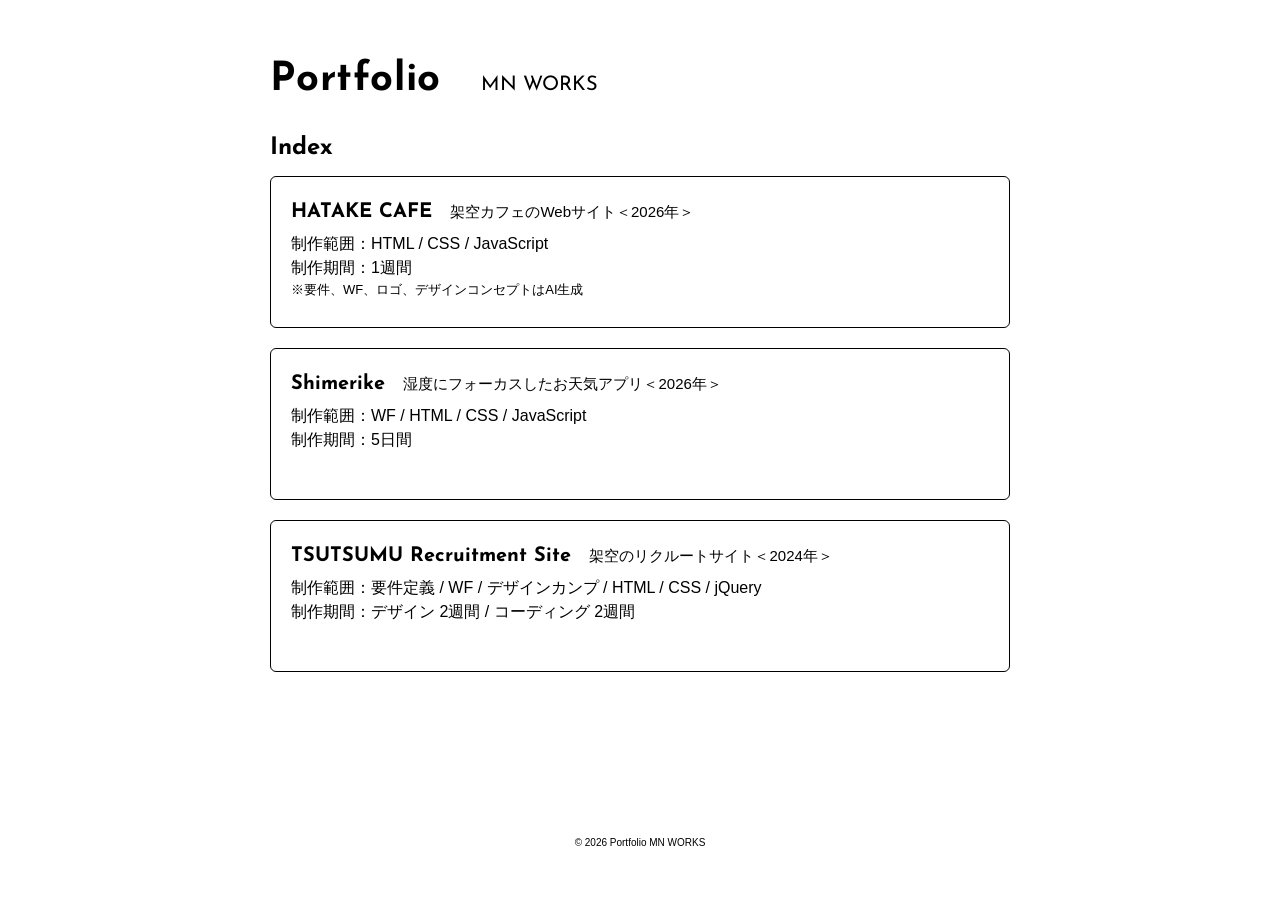
<file: index.html>
<!DOCTYPE html>
<html lang="ja">
<head>
    <meta charset="UTF-8">
    <meta name="viewport" content="width=device-width, initial-scale=1.0">
    <title>mn works</title>

    <link rel="icon" href="img/favicon.png" type="image/png">
    <link rel="stylesheet" href="css/style.css">
    <link rel="preconnect" href="https://fonts.googleapis.com">
    <link rel="preconnect" href="https://fonts.gstatic.com" crossorigin>
    <link href="https://fonts.googleapis.com/css2?family=Josefin+Sans:ital,wght@0,100..700;1,100..700&display=swap" rel="stylesheet">
</head>
<body>

    <header>
        <h1>Portfolio</h1>
        <p class="name">MN WORKS</p>
    </header>

    <main>
        <section class="sitemap">
            <h2>Index</h2>
            <ul>
                <li>
                    <a href="works/hatake-cafe/" target="_blank" rel="noopener noreferrer">
                        <h3>HATAKE CAFE</h3>
                        <p class="memo">架空カフェのWebサイト＜2026年＞</p>
                        <div class="wrap">
                            <p class="memo2">制作範囲：HTML / CSS / JavaScript<br class="sp">制作期間：1週間</p>
                            <p class="memo3">※要件、WF、ロゴ、デザインコンセプトはAI生成</p>
                        </div>
                    </a>
                </li>
                <li>
                    <a href="works/Shimerike/" target="_blank" rel="noopener noreferrer">
                        <h3>Shimerike</h3>
                        <p class="memo">湿度にフォーカスしたお天気アプリ＜2026年＞</p>
                        <div class="wrap">
                            <p class="memo2">制作範囲：WF / HTML / CSS / JavaScript<br class="sp">制作期間：5日間</p>
                        </div>
                    </a>
                </li>
                <li>
                    <a href="works/tsutsumu/" target="_blank" rel="noopener noreferrer">
                        <h3>TSUTSUMU Recruitment Site</h3>
                        <p class="memo">架空のリクルートサイト＜2024年＞</p>
                        <div class="wrap">
                            <p class="memo2">制作範囲：要件定義 / WF / デザインカンプ / HTML / CSS / jQuery</p>
                            <p class="memo2">制作期間：デザイン 2週間 / コーディング 2週間</p>
                        </div>
                    </a>
                </li>
            </ul>
        </section>
    </main>

    <footer>
        <p>&copy; 2026 Portfolio MN WORKS</p>
    </footer>

</body>
</html>
</file>
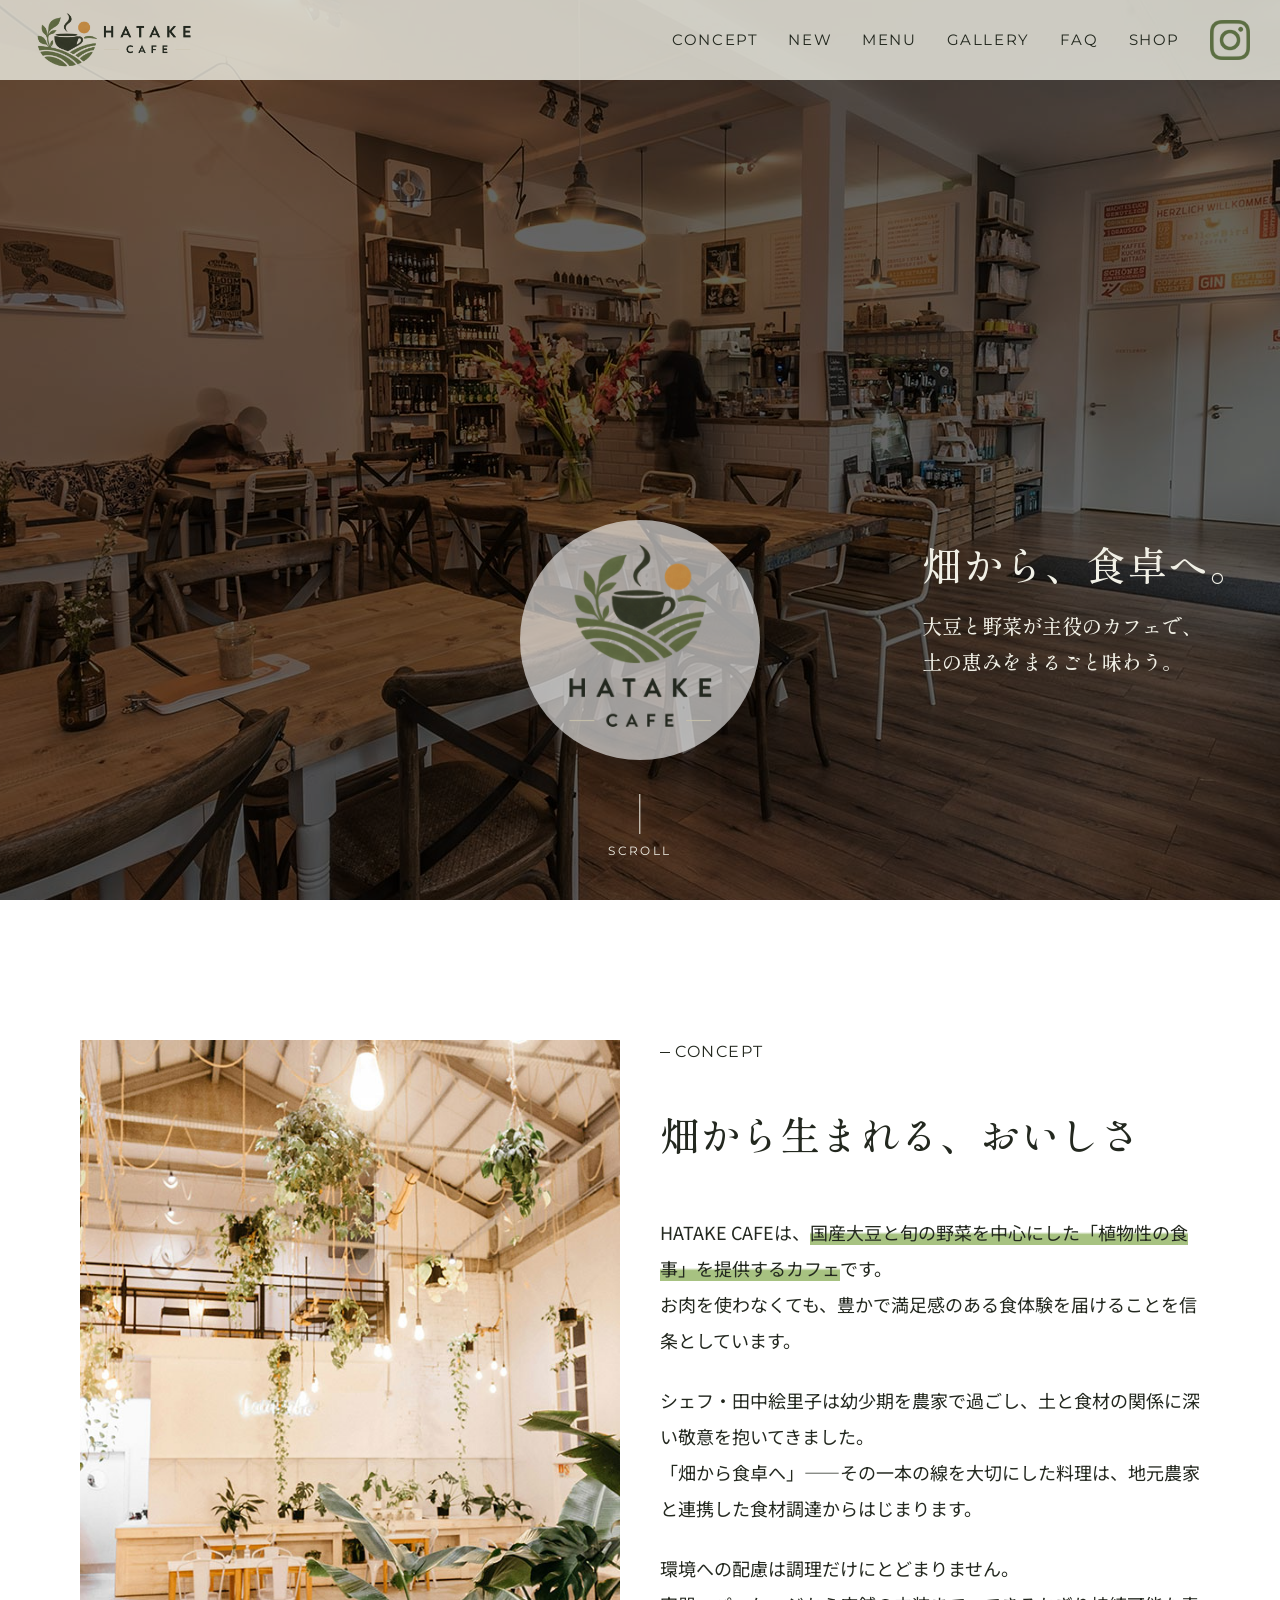
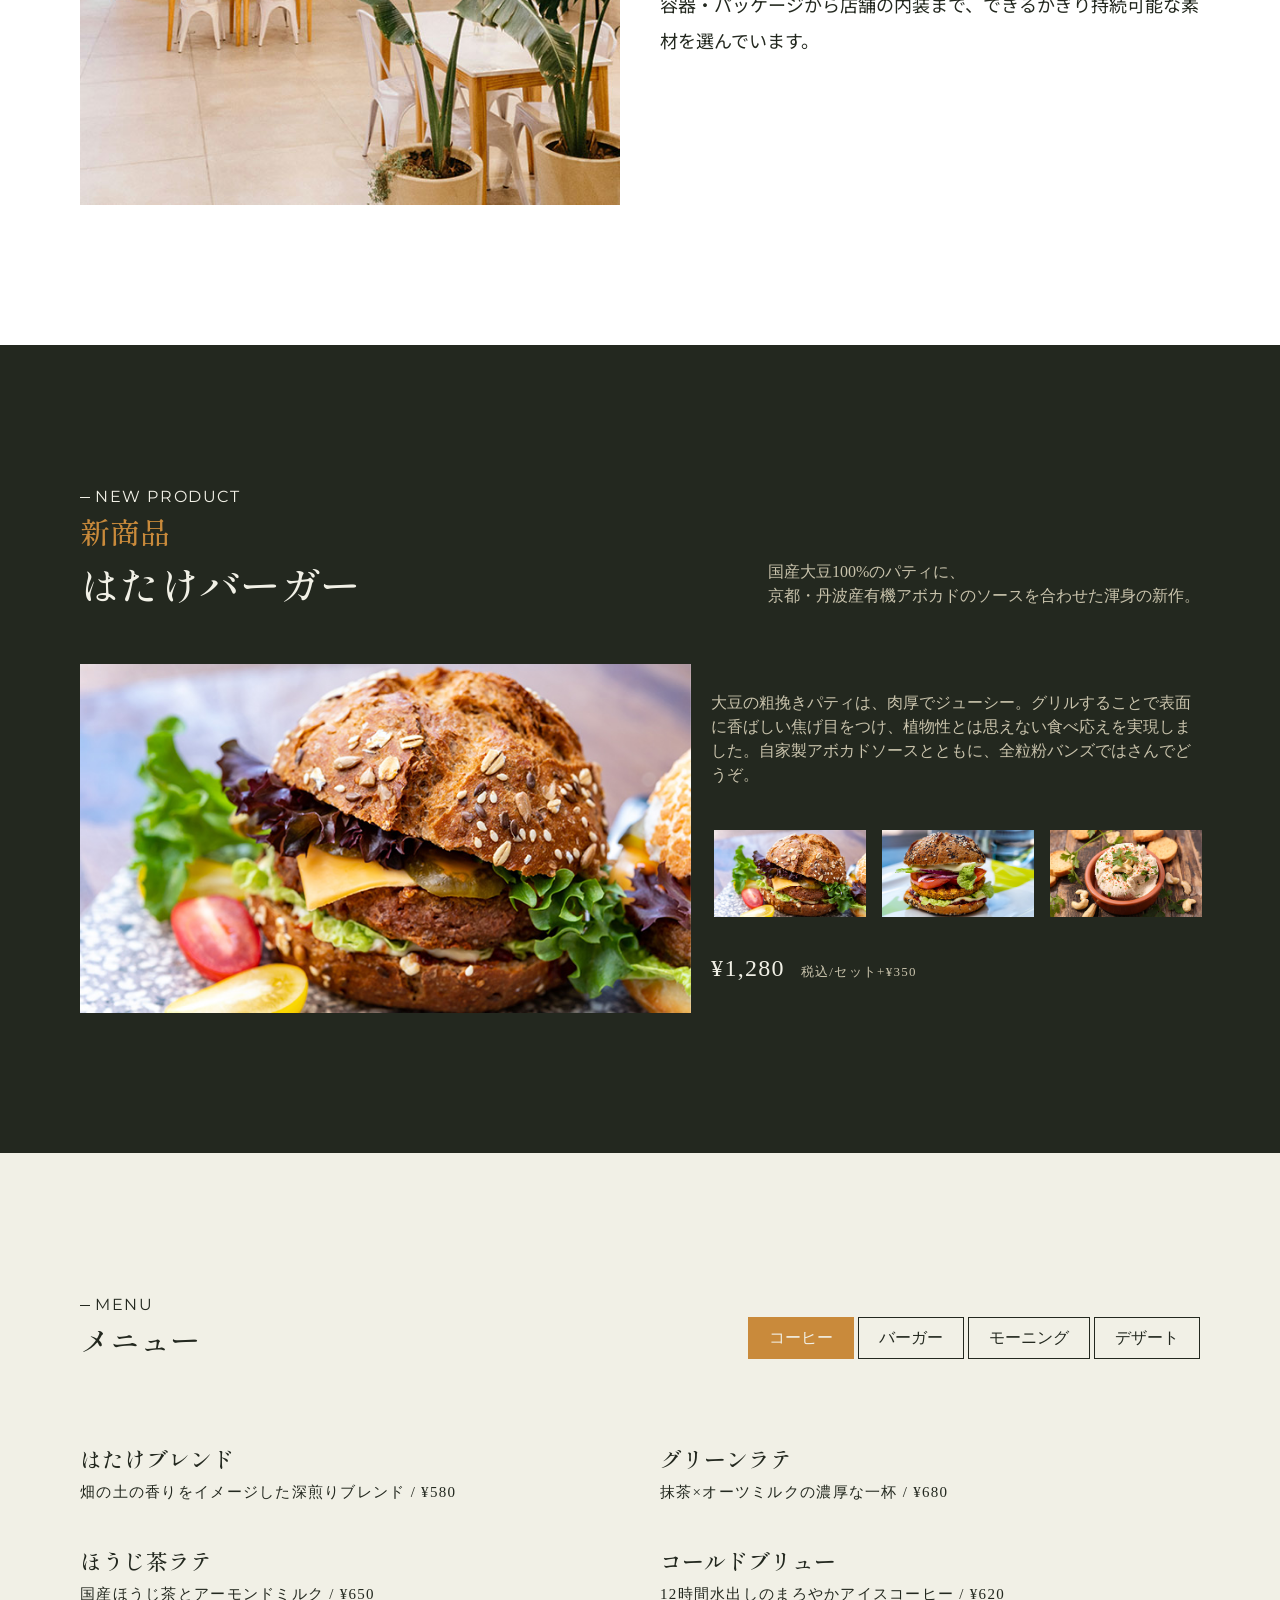
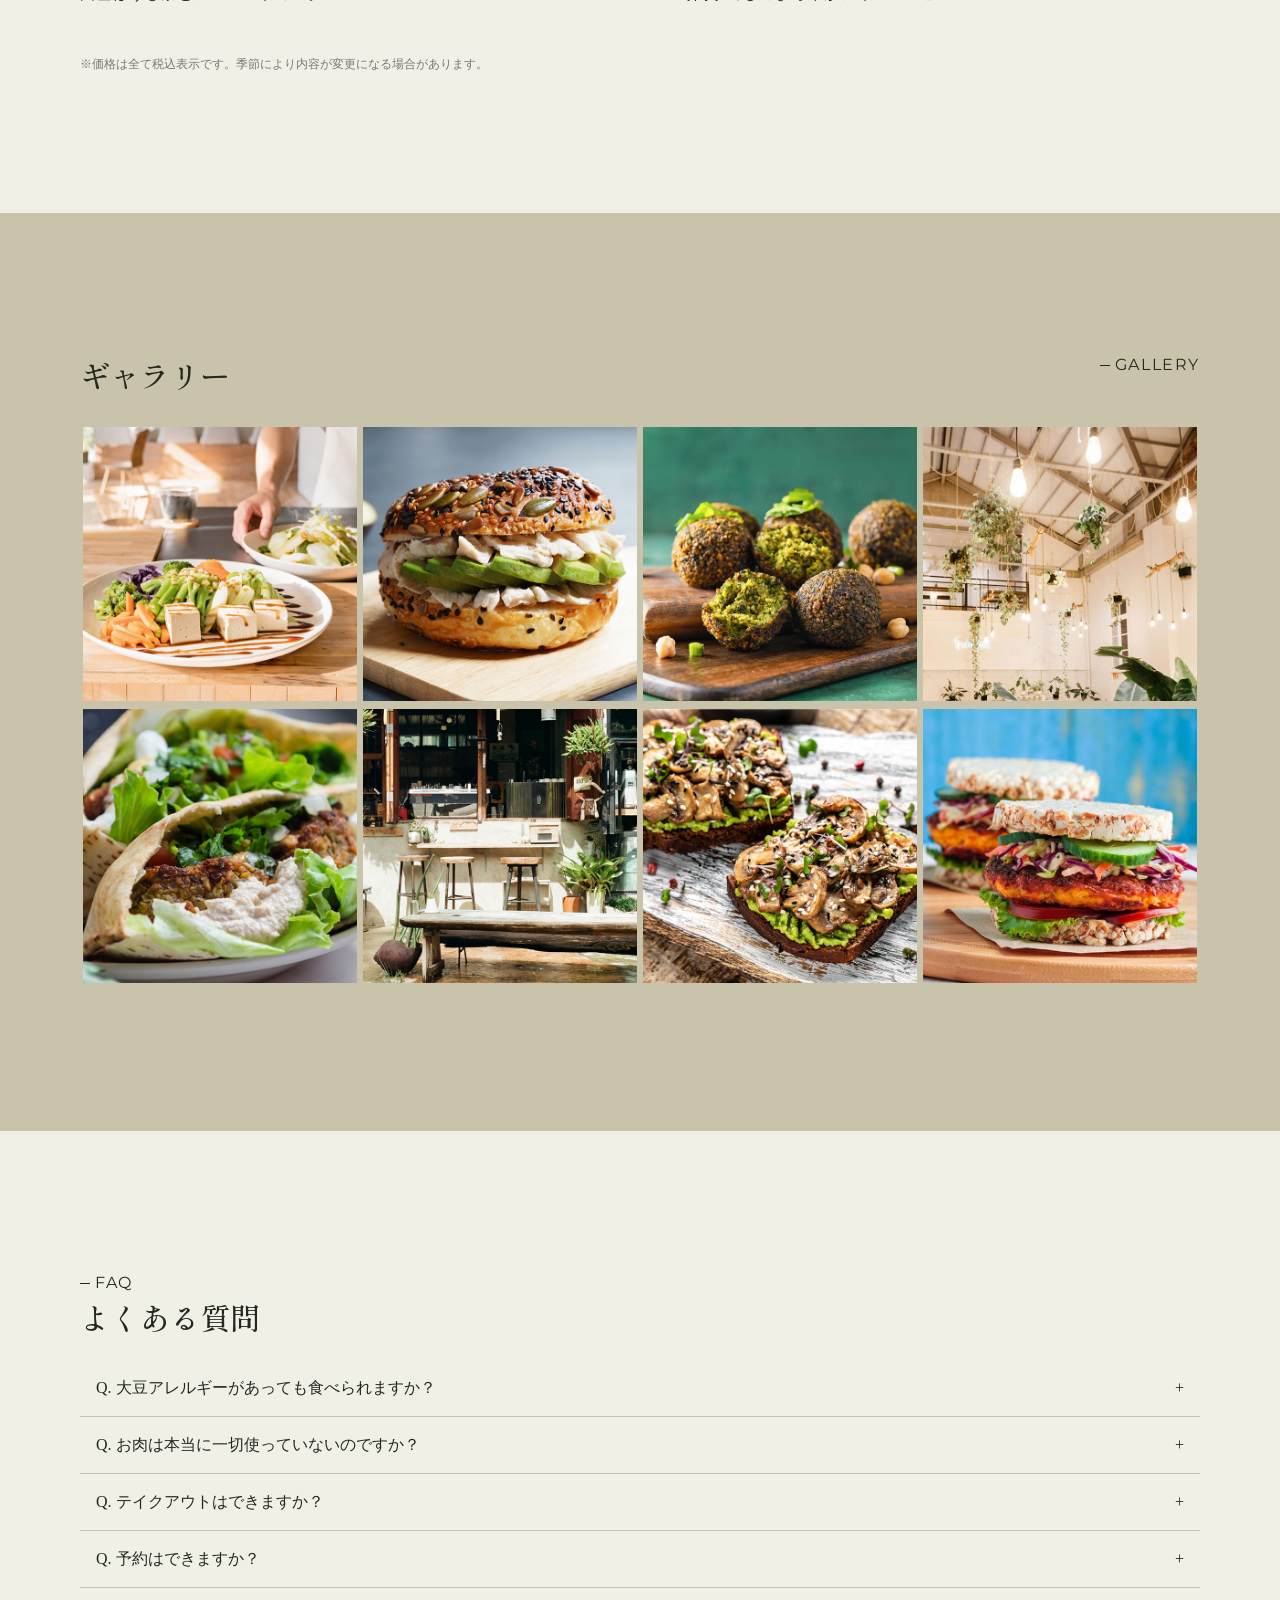
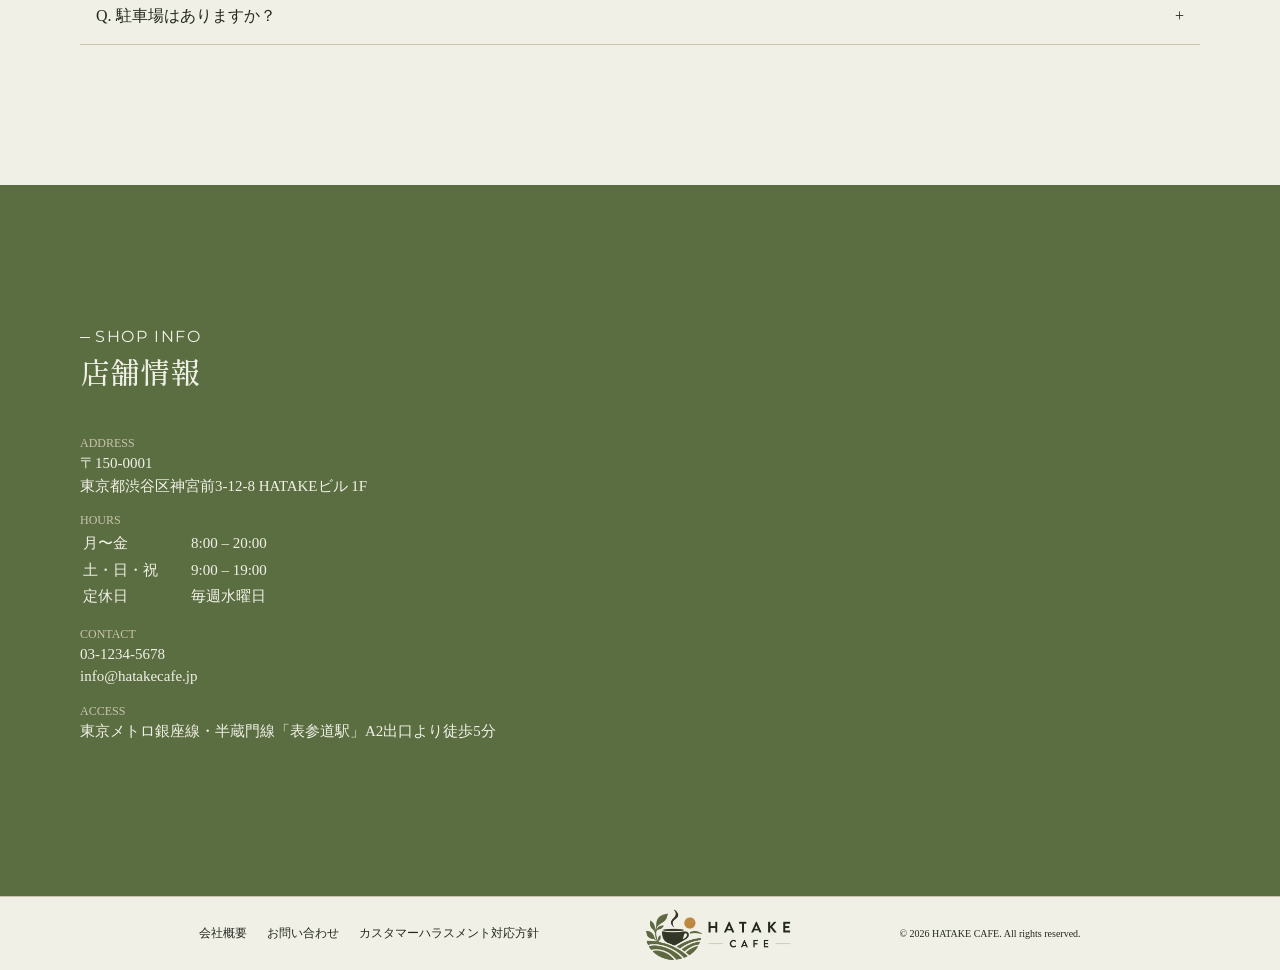
<file: hatake-cafe/index.html>
<!DOCTYPE html>
<html lang="ja">
<head>
    <meta charset="UTF-8">
    <meta name="viewport" content="width=device-width, initial-scale=1.0">
    <title>HATAKE CAFE</title>
    <link rel="icon" href="img/favicon.png" type="image/png">
    <link rel="stylesheet" href="css/style.css">
    <link rel="preconnect" href="https://fonts.googleapis.com">
    <link rel="preconnect" href="https://fonts.gstatic.com" crossorigin>
    <link href="https://fonts.googleapis.com/css2?family=Montserrat:ital,wght@0,100..900;1,100..900&family=Noto+Sans+JP:wght@100..900&family=Shippori+Mincho+B1&display=swap" rel="stylesheet">
</head>
<body>

    <main>
        <div class="hero">
            <div class="hero-inner">
                <header id="header">

                    <div class="header-logo">
                        <a href="#home"><img src="img/logo_yoko.png" alt="HATAKE CAFE"></a>
                    </div>
                    <nav class="header-nav" id="nav">
                        <ul>
                            <li><a href="#concept">CONCEPT</a></li>
                            <li><a href="#new">NEW</a></li>
                            <li><a href="#menu">MENU</a></li>
                            <li><a href="#gallery">GALLERY</a></li>
                            <li><a href="#faq">FAQ</a></li>
                            <li><a href="#shop">SHOP</a></li>
                            <li class="instagram"><a href="#" aria-label="Instagram"><img src="img/Instagram.png" alt=""></a></li>
                        </ul>
                    </nav>
                    <div class="hamburger" id="hamburger" onclick="toggleMenu()">
                        <span></span>
                        <span></span>
                        <span></span>
                    </div>
                </header>
                <section id="home">
                    <div class="section-inner">
                        <h1><img src="img/logo.png" alt="HATAKE CAFE"></h1>
                        <div class="text-box">
                            <p class="hero-copy">畑から、<br class="br-sp">食卓へ。</p>
                            <p class="hero-subtext">大豆と野菜が主役のカフェで、<br>土の恵みをまるごと味わう。</p>
                        </div>
                    </div>
                    <div class="scroll-down" onclick="scrollToConcept()">
                        <span></span>
                        <p>SCROLL</p>
                    </div>
                </section>
            </div>
        </div>

        <section id="concept">
            <div class="section-inner fade-in">
                <div class="img-wrap">
                    <img src="img/c-img.jpg" alt="HATAKE CAFE店内">
                </div>
                <div class="text-wrap">
                    <p class="en-title">CONCEPT</p>
                    <h2>畑から生まれる、<br class="br-sp">おいしさ</h2>
                    <div class="concept-text">
                        <p>HATAKE CAFEは、<span class="line">国産大豆と旬の野菜を中心にした「植物性の食事」を提供するカフェ</span>です。<br>お肉を使わなくても、豊かで満足感のある食体験を届けることを信条としています。</p>
                        <p>シェフ・田中絵里子は幼少期を農家で過ごし、土と食材の関係に深い敬意を抱いてきました。<br>「畑から食卓へ」——その一本の線を大切にした料理は、地元農家と連携した食材調達からはじまります。</p>
                        <p>環境への配慮は調理だけにとどまりません。<br>容器・パッケージから店舗の内装まで、できるかぎり持続可能な素材を選んでいます。</p>
                    </div>
                </div>
            </div>

        </section>

        <section id="new">
            <div class="section-inner fade-in">
                <p class="en-title">NEW PRODUCT</p>
                <h2 class="j-title">新商品</h2>
                <div class="hatake-title">
                    <p class="hatake">はたけバーガー</p>
                    <p class="feature">国産大豆100%のパティに、<br class="br-pc">京都・丹波産有機アボカドのソースを合わせた渾身の新作。</p>
                </div>
                <div class="img-area">
                    <div id="item1"><img id="mainImg" src="img/burger1.jpg" alt="はたけバーガー"></div>
                    <div id="subBox" class="img-area-right">
                        <p id="item2" class="main-img-text">
                            大豆の粗挽きパティは、肉厚でジューシー。グリルすることで表面に香ばしい焦げ目をつけ、植物性とは思えない食べ応えを実現しました。自家製アボカドソースとともに、全粒粉バンズではさんでどうぞ。
                        </p>
                        <div id="item3" class="new-thumb">
                            <img src="img/thumb1.jpg" alt="はたけバーガー1" onclick="imgChange('burger1.jpg')">
                            <img src="img/thumb2.jpg" alt="はたけバーガー2" onclick="imgChange('burger2.jpg')">
                            <img src="img/thumb3.jpg" alt="はたけバーガー3" onclick="imgChange('burger3.jpg')">
                        </div>
                        <p id="item4" class="new-price"><span class="big-price">¥1,280</span>税込/セット+¥350</p>
                    </div>
                </div>
            </div>
        </section>

        <section id="menu">
            <div class="section-inner fade-in">
                <p class="en-title">MENU</p>
                <div class="menu-title">
                    <h2 class="j-title">メニュー</h2>
                    <div class="menu-tabs" onclick="switchTab(event)">
                        <button class="tab-btn active" data-target="coffee">コーヒー</button>
                        <button class="tab-btn" data-target="burger">バーガー</button>
                        <button class="tab-btn" data-target="morning">モーニング</button>
                        <button class="tab-btn" data-target="dessert">デザート</button>
                    </div>
                </div>
                <div class="coffee menu-content active">
                    <!-- <h3>コーヒー</h3> -->
                    <dl class="menu-grid">
                        <div>
                            <dt>はたけブレンド</dt>
                            <dd>畑の土の香りをイメージした深煎りブレンド / ¥580</dd>
                        </div>
                        <div>
                            <dt>グリーンラテ</dt>
                            <dd>抹茶×オーツミルクの濃厚な一杯 / ¥680</dd>
                        </div>
                        <div>
                            <dt>ほうじ茶ラテ</dt>
                            <dd>国産ほうじ茶とアーモンドミルク / ¥650</dd>
                        </div>
                        <div>
                            <dt>コールドブリュー</dt>
                            <dd>12時間水出しのまろやかアイスコーヒー / ¥620</dd>
                        </div>
                    </dl>
                </div>

                <div class="burger menu-content">
                    <!-- <h3>バーガー</h3> -->
                    <dl class="menu-grid">
                        <div>
                            <dt>はたけバーガー</dt>
                            <dd>大豆ミートパティ・アボカドソース・有機レタス / ¥1,280</dd>
                        </div>
                        <div>
                            <dt>マッシュルームバーガー</dt>
                            <dd>ポルチーニ風味のパティ・トリュフマヨ / ¥1,380</dd>
                        </div>
                        <div>
                            <dt>テリヤキ豆腐バーガー</dt>
                            <dd>厚切り豆腐のジューシーテリヤキ / ¥1,180</dd>
                        </div>
                        <div>
                            <dt>スパイシービーンズ</dt>
                            <dd>レッドキドニー×チポトレの辛口バーガー / ¥1,250</dd>
                        </div>
                    </dl>
                </div>

                <div class="morning menu-content">
                    <!-- <h3>モーニング</h3> -->
                    <dl class="menu-grid">
                            <div>
                            <dt>はたけモーニングセット</dt>
                            <dd>全粒粉トースト・季節のスープ・サラダ付 / ¥880</dd>
                        </div>
                        <div>
                            <dt>グラノーラボウル</dt>
                            <dd>グラノーラ・豆乳ヨーグルト・旬のフルーツ / ¥780</dd>
                        </div>
                        <div>
                            <dt>アボカドトースト</dt>
                            <dd>サワードウ×有機アボカド×チアシード / ¥850</dd>
                        </div>
                        <div>
                            <dt>豆乳スクランブル</dt>
                            <dd>ひよこ豆のスクランブルエッグ風 / ¥820</dd>
                        </div>
                    </dl>
                </div>

                <div class="dessert menu-content">
                    <!-- <h3>デザート</h3> -->
                    <dl class="menu-grid">
                        <div>
                            <dt>豆腐ティラミス</dt>
                            <dd>絹豆腐×エスプレッソの軽やかなティラミス / ¥680</dd>
                        </div>
                        <div>
                            <dt>黒豆アイス</dt>
                            <dd>国産黒豆の濃厚植物性アイスクリーム / ¥580</dd>
                        </div>
                        <div>
                            <dt>ずんだロールケーキ</dt>
                            <dd>枝豆クリームのやさしい甘さ / ¥620</dd>
                        </div>
                        <div>
                            <dt>抹茶プリン</dt>
                            <dd>京都宇治抹茶の濃厚なめらかプリン / ¥620</dd>
                        </div>
                    </dl>
                </div>
                <p class="notes">※価格は全て税込表示です。季節により内容が変更になる場合があります。</p>
            </div>
        </section>

        <section id="gallery">
            <div class="section-inner fade-in">
                <div class="title-wrap">
                    <h2 class="j-title">ギャラリー</h2>
                    <p class="en-title">GALLERY</p>
                </div>
                <div class="shop-image">
                    <img src="img/p01.jpg" alt="">
                    <img src="img/p02.jpg" alt="">
                    <img src="img/p03.jpg" alt="">
                    <img src="img/p04.jpg" alt="">
                    <img src="img/p05.jpg" alt="">
                    <img src="img/p06.jpg" alt="">
                    <img src="img/p07.jpg" alt="">
                    <img src="img/p08.jpg" alt="">
                </div>
            </div>
        </section>

        <section id="faq">
            <div class="section-inner fade-in">
                <p class="en-title">FAQ</p>
                <h2 class="j-title">よくある質問</h2>

                <dl class="faq">
                    <div class="faq-item">
                        <dt class="faq-question" onclick = "toggleFaq(this)">
                            Q. 大豆アレルギーがあっても食べられますか？
                        </dt>
                        <dd class="faq-answer">
                            A. 申し訳ございませんが、当カフェのメニューの多くに大豆・大豆加工品が使用されております。アレルギーをお持ちの方は、ご注文前にスタッフまでお申し付けください。
                        </dd>
                    </div>
                    <div class="faq-item">
                        <dt class="faq-question" onclick="toggleFaq(this)">
                            Q. お肉は本当に一切使っていないのですか？
                        </dt>
                        <dd class="faq-answer">
                            A. はい、すべてのメニューでお肉・魚は使用しておりません。詳しいアレルゲン情報は店舗にてご確認いただけます。
                        </dd>
                    </div>
                    <div class="faq-item">
                        <dt class="faq-question" onclick="toggleFaq(this)">
                            Q. テイクアウトはできますか？
                        </dt>
                        <dd class="faq-answer">
                            A. 一部メニューを除き、テイクアウト可能です。
                        </dd>
                    </div>
                    <div class="faq-item">
                        <dt class="faq-question" onclick="toggleFaq(this)">
                            Q. 予約はできますか？
                        </dt>
                        <dd class="faq-answer">
                            A. 4名様以上のご利用から、お電話にて承っております。
                        </dd>
                    </div>
                    <div class="faq-item">
                        <dt class="faq-question" onclick="toggleFaq(this)">
                            Q. 駐車場はありますか？
                        </dt>
                        <dd class="faq-answer">
                            A. 店舗専用の駐車場はございません。近隣のコインパーキングをご利用ください。自転車スタンドは店舗前に4台分ご用意しております。
                        </dd>
                    </div>
                </dl>

            </div>
        </section>

        <section id="shop">
            <div class="section-inner fade-in">
                <div class="shop-text">
                    <p class="en-title">SHOP INFO</p>
                    <h2 class="j-title">店舗情報</h2>

                    <div class="address-block shop-item">
                        <p class="shop-en">ADDRESS</p>
                        <p class="address shop-item-main">〒150-0001<br>東京都渋谷区神宮前3-12-8 HATAKEビル 1F</p>
                    </div>

                    <table class="hours shop-item">
                        <caption class="shop-en">HOURS</caption>
                        <tr>
                            <td>月〜金</td>
                            <td>8:00 – 20:00</td>
                        </tr>
                        <tr>
                            <td>土・日・祝</td>
                            <td>9:00 – 19:00</td>
                        </tr>
                        <tr>
                            <td>定休日</td>
                            <td>毎週水曜日</td>
                        </tr>
                    </table>

                    <address class="contact shop-item">
                        <p class="shop-en">CONTACT</p>
                        <div class="shop-item-main">
                            <p class="tel">03-1234-5678</p>
                            <p class="mail">info@hatakecafe.jp</p>
                        </div>
                    </address>

                    <div class="access shop-item">
                        <p class="shop-en">ACCESS</p>
                        <div class="shop-item-main">東京メトロ銀座線・半蔵門線「表参道駅」A2出口より徒歩5分</div>
                    </div>
                </div>


                <div class="shop-map">
                    <iframe src="https://www.google.com/maps/embed?pb=!1m18!1m12!1m3!1d6482.694937156773!2d139.70387551761655!3d35.668445389907866!2m3!1f0!2f0!3f0!3m2!1i1024!2i768!4f13.1!3m3!1m2!1s0x60188ca39c66f2db%3A0x7a39a6f710a18802!2z44CSMTUwLTAwMDE!5e0!3m2!1sja!2sjp!4v1789555304013!5m2!1sja!2sjp" width="600" height="450" style="border:0;" allowfullscreen="" loading="lazy" referrerpolicy="strict-origin-when-cross-origin"></iframe>
                </div>
            </div>
        </section>
    </main>

    <footer id="footer">
        <ul class="footer-list">
            <li><a href="#">会社概要</a></li>
            <li><a href="#">お問い合わせ</a></li>
            <li><a href="#">カスタマーハラスメント対応方針</a></li>
        </ul>
        <div class="footer-logo">
            <a href="#home">
                <img src="img/logo_yoko.png" alt="HATAKE CAFE">
            </a>
        </div>
        <p class="copyright">
            &copy; 2026 HATAKE CAFE. All rights reserved.
        </p>
    </footer>


    <script src="js/script.js"></script>

</body>
</html>
</file>
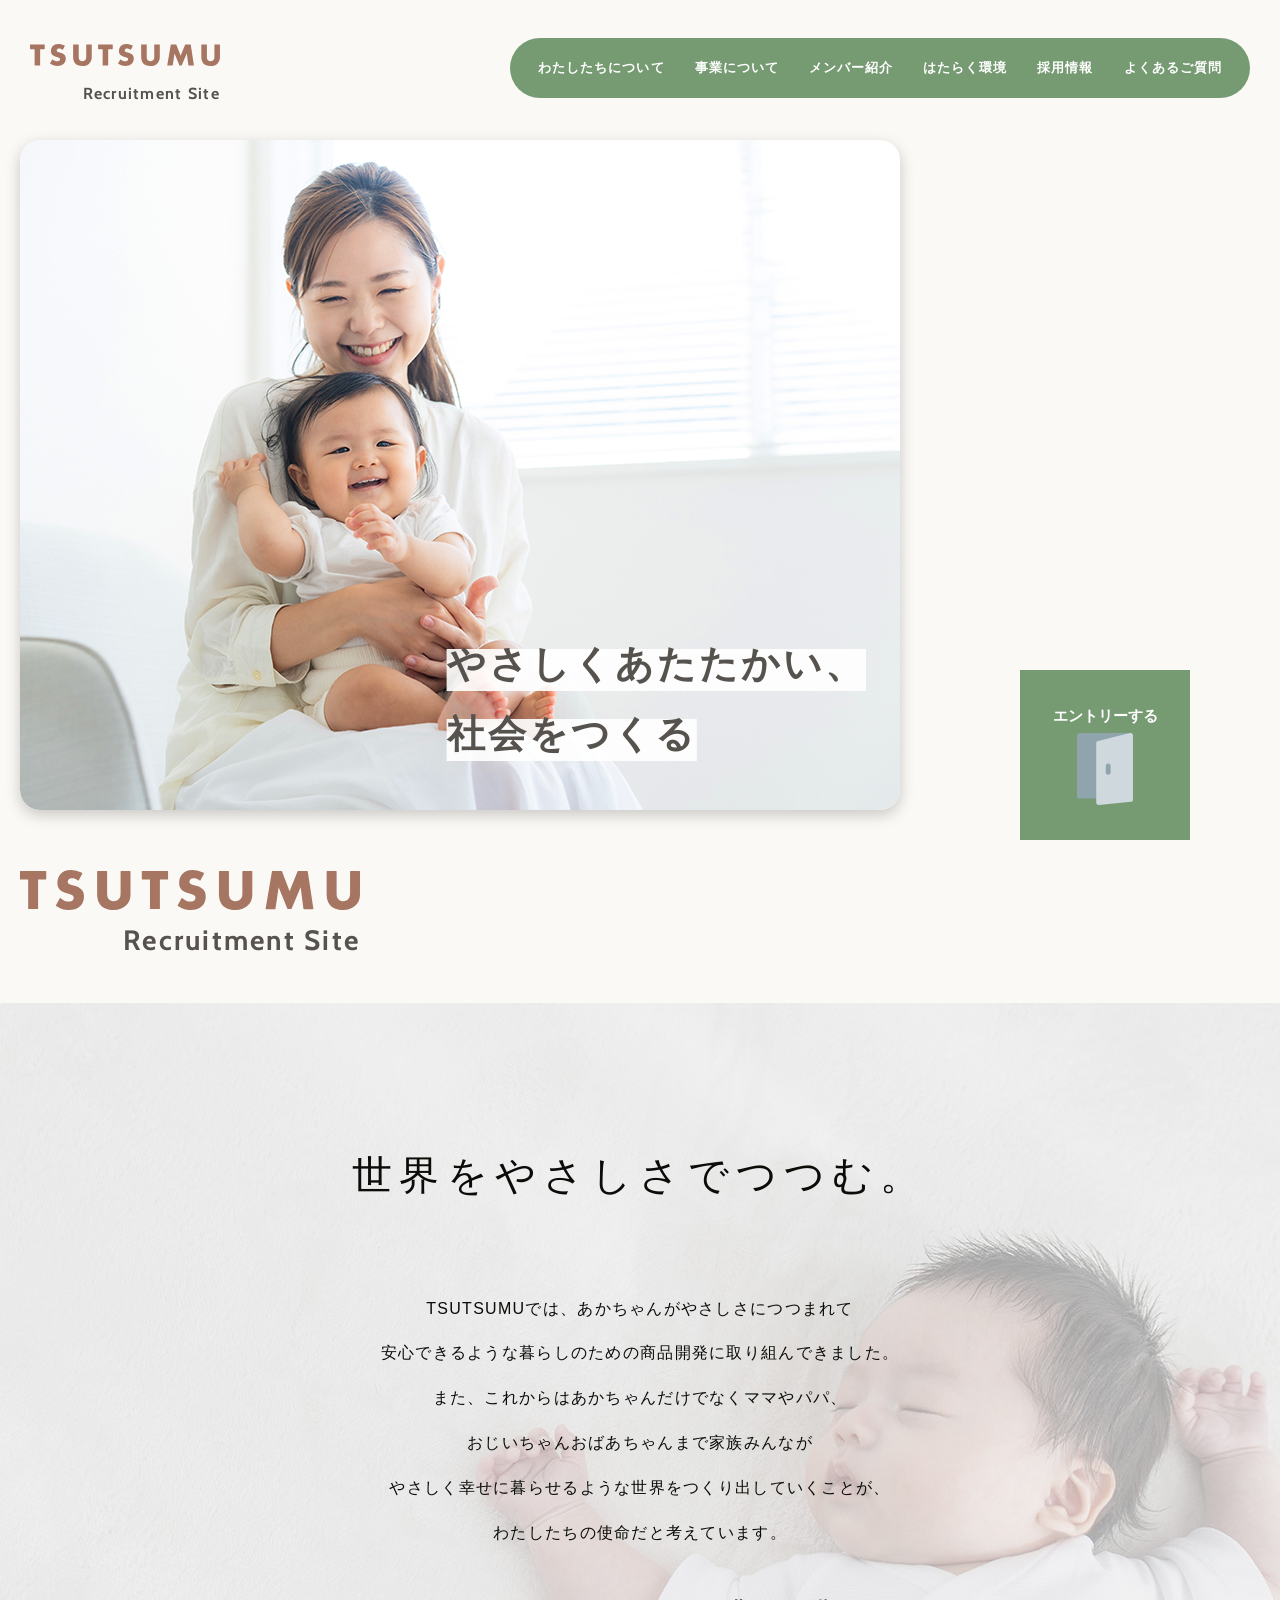
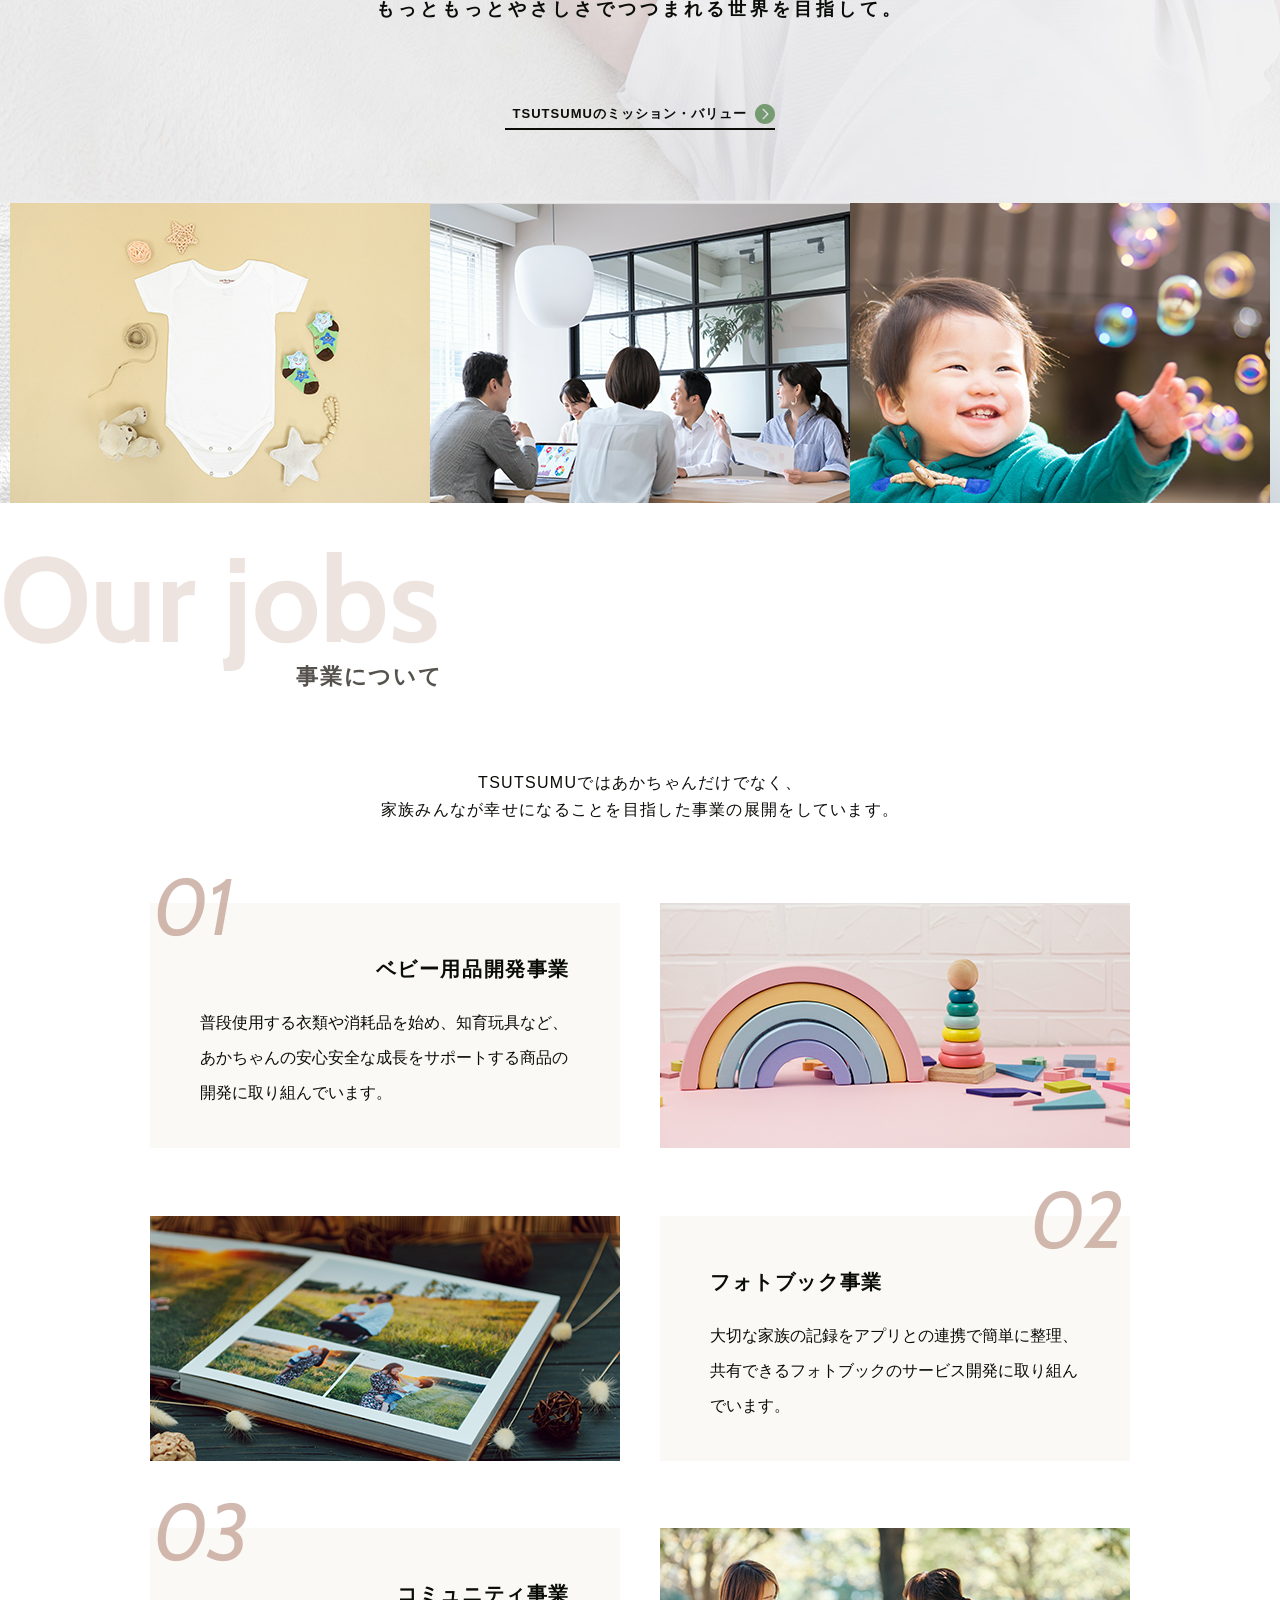
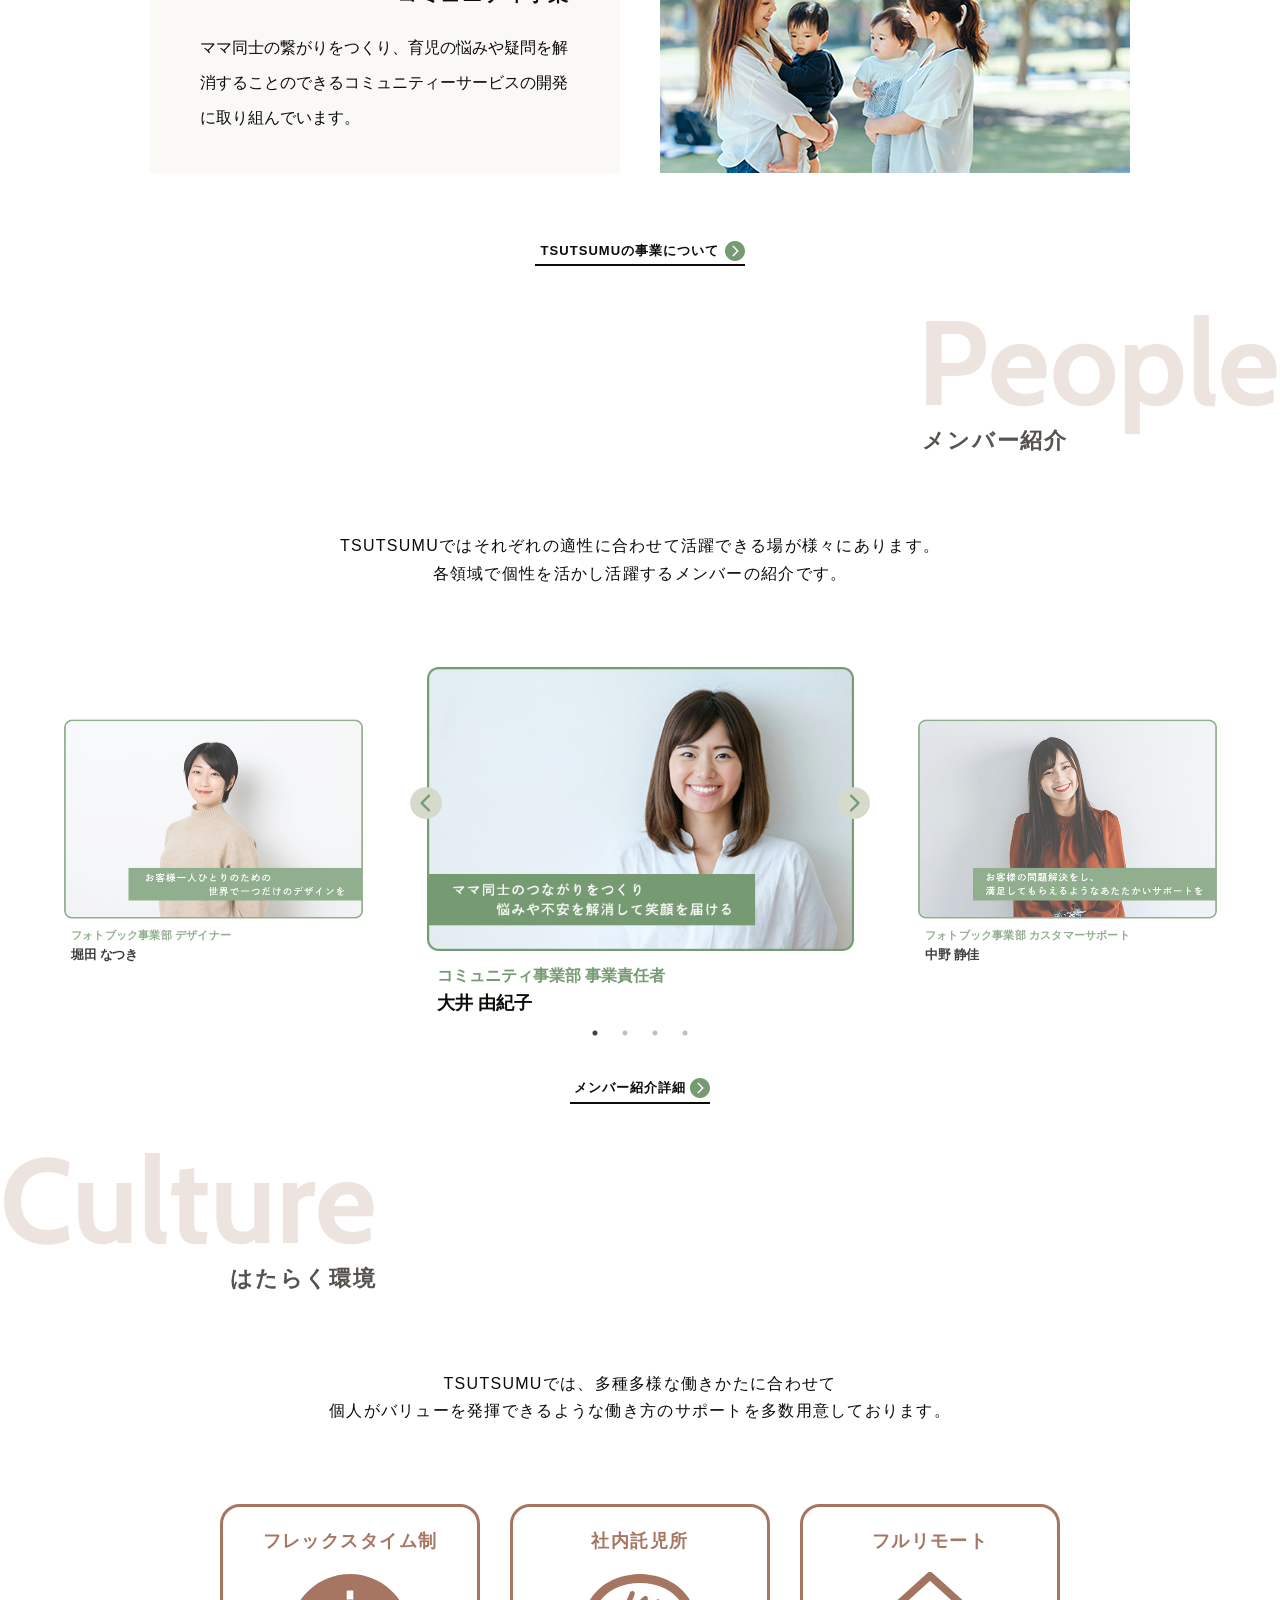
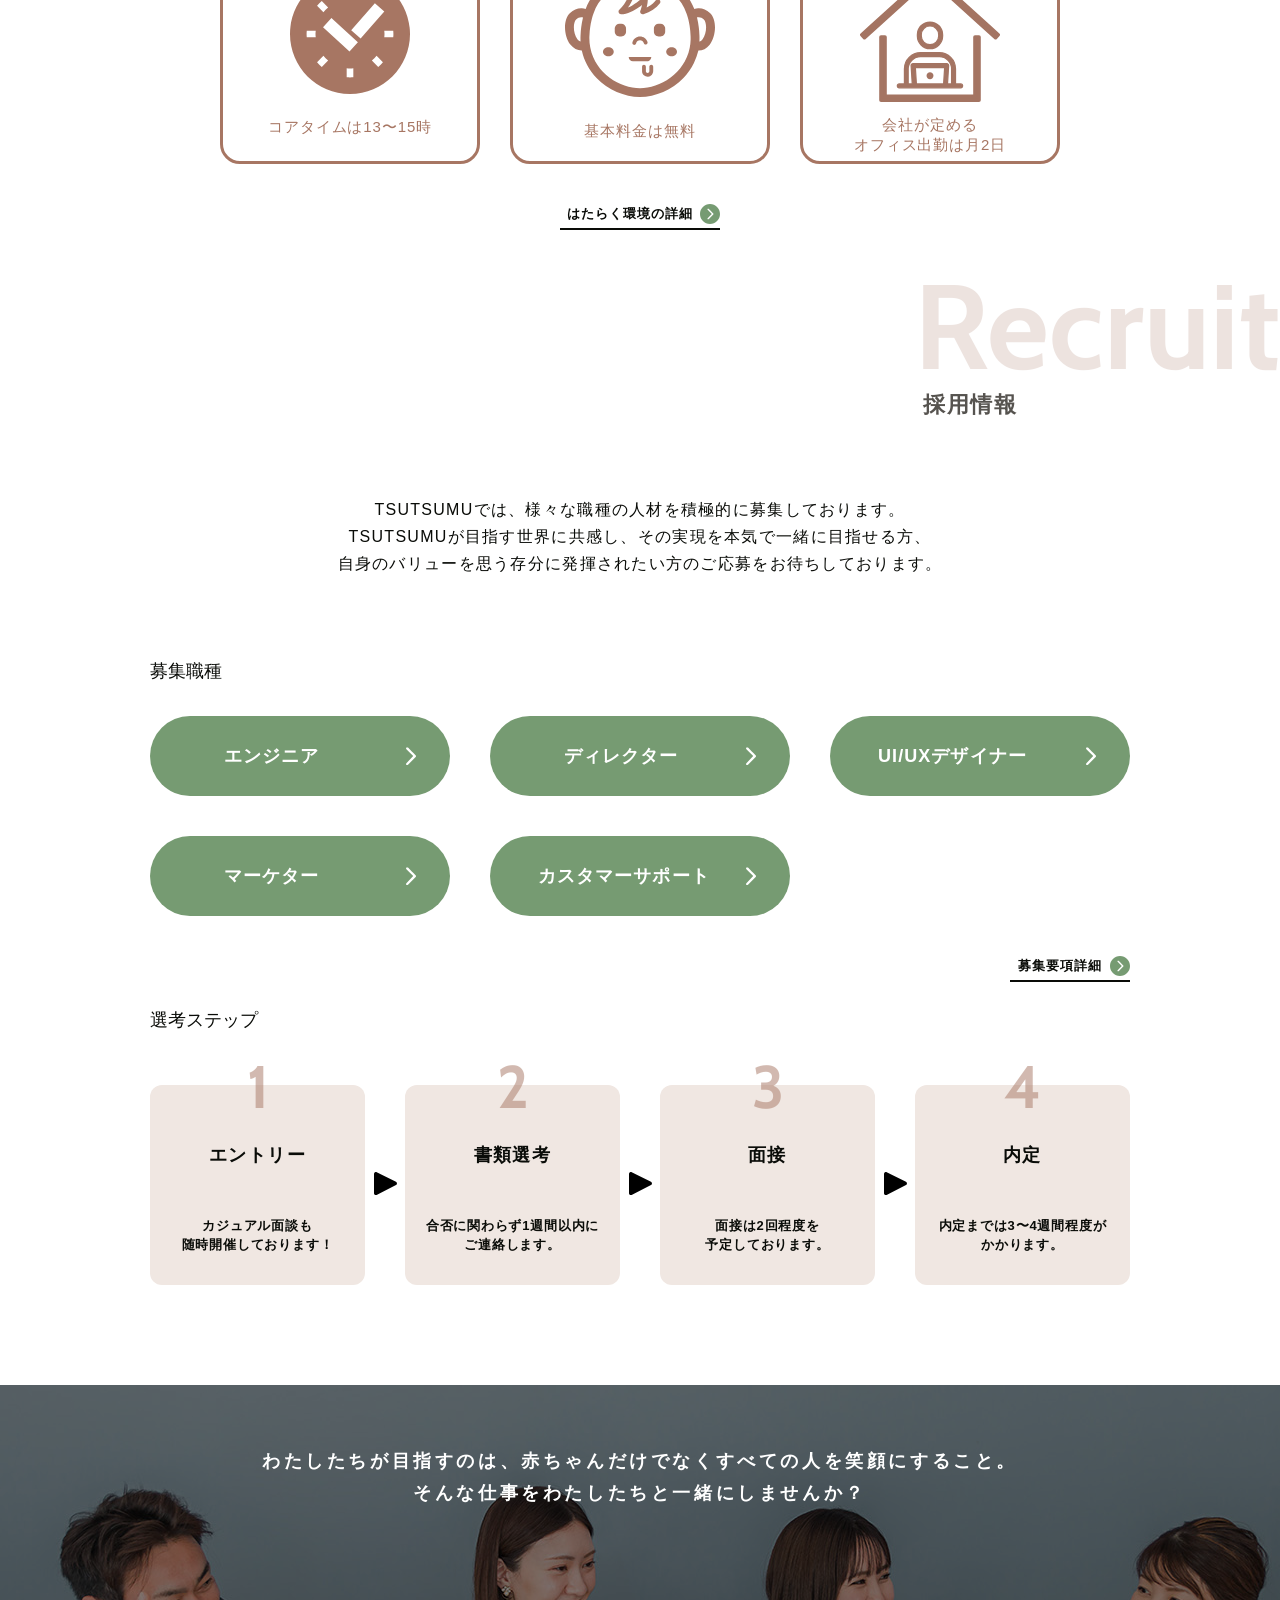
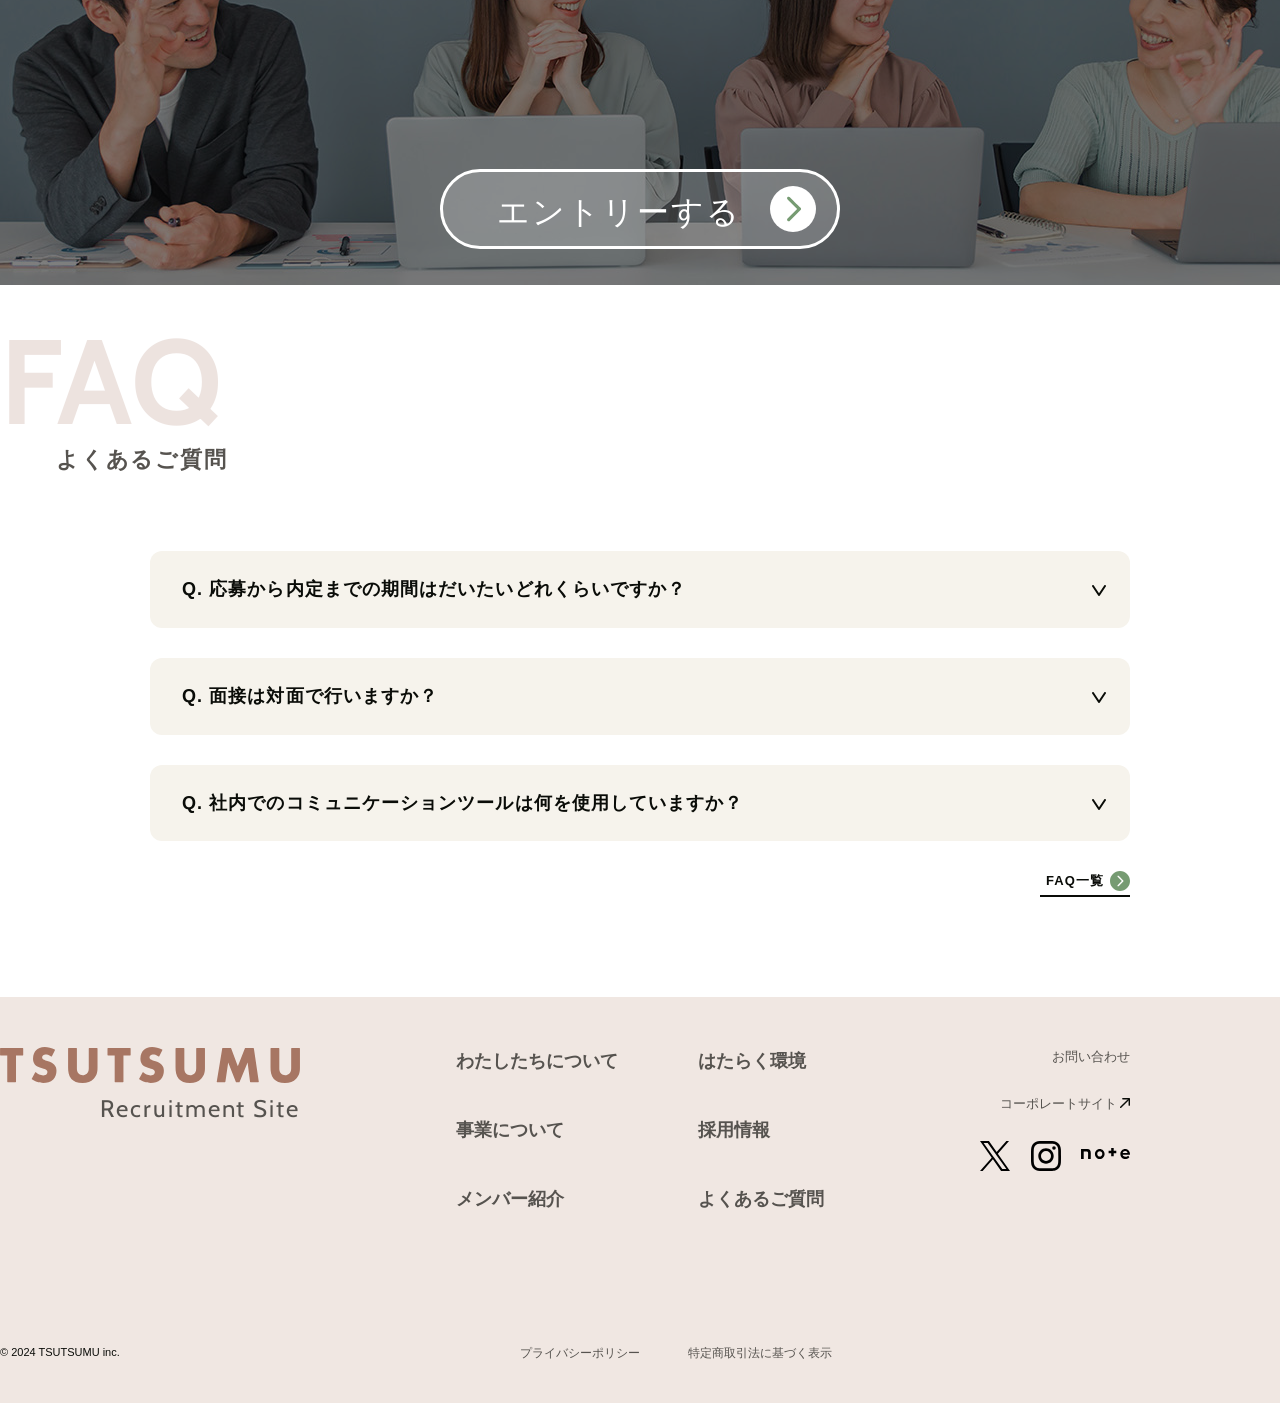
<file: tsutsumu/index.html>
<!DOCTYPE html>
<html lang="ja">
  <head>

    <!-- 文字コード！-->
    <meta charset="UTF-8">

  	<!-- ブラウザで表示されるタイトル !-->
    <title>株式会社TSUTSUMU 採用サイト</title>

    <!-- スタイルシート -->
    <link href="assets/css/reset.min.css" rel="stylesheet" type="text/css">
    <link href="assets/css/style.css" rel="stylesheet" type="text/css">

    <link rel="preconnect" href="https://fonts.googleapis.com">
    <link rel="preconnect" href="https://fonts.gstatic.com" crossorigin>
    <link href="https://fonts.googleapis.com/css2?family=Cabin:ital,wght@0,400..700;1,400..700&display=swap" rel="stylesheet">

    <link rel="stylesheet" type="text/css" href="assets/slick/slick.css">
    <link rel="stylesheet" type="text/css" href="assets/slick/slick-theme.css">

    <link rel="icon" href="assets/images/favicon.ico">


    <!-- 表示領域をデバイス依存にする、viewportを設定する -->
    <meta name="viewport" content="width=device-width,initial-scale=1.0,maximum-scale=1.0,user-scalable=0,viewport-fit=cover">


  </head>


  <body>

    <!-- header -->

    <!-- sp用 ハンバーガーメニュー -->
    <nav class="gnav-sp-wrap">

      <ul class="gnav-sp">
        <li><a href="#about">わたしたちについて</a></li>
        <li><a href="#jobs">事業について</a></li>
        <li><a href="#people">メンバー紹介</a></li>
        <li><a href="#culture">はたらく環境</a></li>
        <li><a href="#recruit">採用情報</a></li>
        <li><a href="#faq">よくあるご質問</a></li>
      </ul>
      <div class="sns-icons">
        <a href="#">
          <img class="x_logo" src="assets/images/x_logo.svg" alt="xのアイコン">
        </a>
        <a href="#">
          <img class="Insta" src="assets/images/Insta.svg" alt="インスタグラムのアイコン">
        </a>
        <a href="#">
          <img class="note" src="assets/images/note.svg" alt="noteのアイコン">
        </a>
      </div>
      <div class="sp-menu-link">
        <ul>
          <li><a href="#">お問い合わせ</a></li>
          <li class="out"><a href="#">コーポレートサイト<img src="assets/images/link_arrow.svg"></a></li>
        </ul>
      </div>

    </nav>

    <!-- ヘッダーとkvの背景色設定 -->
    <div class="kv-container">

      <!-- header -->
      <header id="header">

        <div class="header-inner">
          <h1 class="header-logo">
            <a href="#">
              <img src="assets/images/logo.svg" alt="TSUTSUMU採用サイト">
              <p>Recruitment Site</p>
            </a>
          </h1>
          <nav class="gnav-pc-wrap">
            <ul class="gnav-pc">
              <li><a href="#about">わたしたちについて</a></li>
              <li><a href="#jobs">事業について</a></li>
              <li><a href="#people">メンバー紹介</a></li>
              <li><a href="#culture">はたらく環境</a></li>
              <li><a href="#recruit">採用情報</a></li>
              <li><a href="#faq">よくあるご質問</a></li>
            </ul>
          </nav>
        </div>

        <div id="menu-button">
          <span></span>
          <span></span>
        </div>

      </header>

      <!-- kv -->
      <section id="kv">

        <div class="col-2">

          <div class="kv">
            <div class="top-slide_pc">
              <div class="kv01">
                <img src="assets/images/kv_pc01.jpg" alt="お母さんと赤ちゃん">
              </div>
              <div class="kv02">
                <img src="assets/images/kv_pc02.jpg" alt="赤ちゃんの手">
              </div>
              <div class="kv03">
                <img src="assets/images/kv_pc03.jpg" alt="お母さんと赤ちゃん">
              </div>
            </div>

            <div class="top-slide_sp">
              <div class="kv01">
                <img src="assets/images/kv_sp01.jpg" alt="お母さんと赤ちゃん">
              </div>
              <div class="kv02">
                <img src="assets/images/kv_sp02.jpg" alt="赤ちゃんの手">
              </div>
              <div class="kv03">
                <img src="assets/images/kv_sp03.jpg" alt="お母さんと赤ちゃん">
              </div>
            </div>

            <p class="kv-title">
                やさしくあたたかい、<br>社会をつくる
            </p>
          </div>

          <div class="kv-logo">
            <img src="assets/images/logo.svg" alt="TSUTSUMU採用サイト">
            <p>Recruitment Site</p>
          </div>

        </div>

        <div class="entry-button">
          <a href="#">
            <p>エントリーする</p>
            <img src="assets/images/door.svg" alt="エントリーボタン" class="entry-icon">
          </a>
        </div>

      </section>

    </div>

    <section id="about">

      <div class="container">

        <div class="text-wrap">
          <div class="scroll_up">
            <p class="about-copy">
              世界をやさしさでつつむ。
            </p>
          </div>
          <div class="scroll_up">
            <p class="about-text">
              TSUTSUMUでは、あかちゃんがやさしさにつつまれて<br class="sp-inde">
              安心できるような暮らしのための商品開発に取り組んできました。<br class="sp-inde">
              また、これからはあかちゃんだけでなくママやパパ、<br class="sp-inde">
              おじいちゃんおばあちゃんまで家族みんなが<br class="sp-inde">
              やさしく幸せに暮らせるような世界をつくり出していくことが、<br class="sp-inde">
              わたしたちの使命だと考えています。<br class="sp-inde">
            </p>
          </div>

          <div class="scroll_up">
            <p class="about-text2">
              もっともっとやさしさでつつまれる<br class="sp-on">世界を目指して。
            </p>
          </div>

          <a href="#" class="more">
            <p>TSUTSUMUのミッション・バリュー</p>
          </a>

        </div>

      </div>

      <div class="about-slider">
        <div class="about-img"><img src="assets/images/slider_list1.jpg" alt=""></div>
        <div class="about-img"><img src="assets/images/slider_list2.jpg" alt=""></div>
        <div class="about-img"><img src="assets/images/slider_list3.jpg" alt=""></div>
        <div class="about-img"><img src="assets/images/slider_list4.jpg" alt=""></div>
        <div class="about-img"><img src="assets/images/slider_list5.jpg" alt=""></div>
        <div class="about-img"><img src="assets/images/slider_list6.jpg" alt=""></div>
      </div>

    </section>

    <section id="jobs">

      <div class="title-wrap">
        <p class="english-title">Our jobs</p>
        <h2 class="j-title">事業について</h2>
      </div>

      <div class="container">
        <div class="scroll_up">
          <p class="medium">
            TSUTSUMUではあかちゃんだけでなく、<br class="sp-inde">
            家族みんなが幸せになることを目指した事業の展開をしています。<br class="sp-inde">
          </p>

          <div class="col-2 left">
            <div class="text-box">
              <p class="number">01</p>
              <p class="box-title">ベビー用品開発事業</p>
              <p class="box-text">普段使用する衣類や消耗品を始め、知育玩具など、あかちゃんの安心安全な成長をサポートする商品の開発に取り組んでいます。</p>
            </div>
            <div class="img-box">
              <img src="assets/images/jobs_img1.jpg" alt="ベビー用品">
            </div>
          </div>

          <div class="col-2 right">
            <div class="text-box">
              <p class="number">02</p>
              <p class="box-title">フォトブック事業</p>
              <p class="box-text">
                大切な家族の記録をアプリとの連携で簡単に整理、共有できるフォトブックのサービス開発に取り組んでいます。
              </p>
            </div>
            <div class="img-box">
              <img src="assets/images/jobs_img2.jpg" alt="フォトブック">
            </div>
          </div>

          <div class="col-2 left">
            <div class="text-box">
              <p class="number">03</p>
              <p class="box-title">コミュニティ事業</p>
              <p class="box-text">
                ママ同士の繋がりをつくり、育児の悩みや疑問を解消することのできるコミュニティーサービスの開発に取り組んでいます。
              </p>
            </div>
            <div class="img-box">
              <img src="assets/images/jobs_img3.jpg" alt="ママコミュニティ">
            </div>
          </div>

          <a href="#" class="more">
            <p>TSUTSUMUの事業について</p>
          </a> 
        </div>
      </div>

    </section>

    <section id="people">

      <div class="title-wrap">
        <p class="english-title">People</p>
        <h2 class="j-title">メンバー紹介</h2>
      </div>

      <p class="medium">
        TSUTSUMUではそれぞれの適性に合わせて活躍できる場が様々にあります。<br class="sp-inde">
        各領域で個性を活かし活躍するメンバーの紹介です。<br class="sp-inde">
      </p>

      <div class="member-list">
        <div class="member-slider">
        
          <a href="#" class="slider-inner">
            <img src="assets/images/yukiko.png" alt="写真大井由紀子" class="yukiko">
            <div class="member-text-wrap">
              <p class="group">コミュニティ事業部 事業責任者</p>
              <p class="member-name">大井 由紀子</p>
            </div>
          </a>

          <a href="#" class="slider-inner">
            <img src="assets/images/shizuka.png" alt="写真中野静佳" class="shizuka">
            <div class="member-text-wrap">
              <p class="group">フォトブック事業部 カスタマーサポート</p>
              <p class="member-name">中野 静佳</p>
            </div>
          </a>

          <a href="#" class="slider-inner">
            <img src="assets/images/mai.png" alt="写真遠藤麻衣" class="mai">
            <div class="member-text-wrap">
              <p class="group">広報/PR ブランディングマネージャー</p>
              <p class="member-name">遠藤 麻衣</p>
            </div>
          </a>

          <a href="#" class="slider-inner">
            <img src="assets/images/natsuki.png" alt="写真堀田なつき" class="natsuki">
            <div class="member-text-wrap">
              <p class="group">フォトブック事業部 デザイナー</p>
              <p class="member-name">堀田 なつき</p>
            </div>
          </a>

        </div>
      </div>

      <a href="#" class="more">
        <p>メンバー紹介詳細</p>
      </a>  
      
    </section>

    <section id="culture">

      <div class="title-wrap">
        <p class="english-title">Culture</p>
        <h2 class="j-title">はたらく環境</h2>
      </div>

      <div class="container">

          <p class="medium">
            TSUTSUMUでは、多種多様な働きかたに合わせて<br class="sp-inde">
            個人がバリューを発揮できるような働き方のサポートを多数用意しております。<br class="sp-inde">
          </p>
          
          <div class="culture-wrap">

            <div class="culture-item scroll_up">
              <p class="xm">フレックスタイム制</p>
              <img class="watch" src="assets/images/watch.svg" alt="時計のアイコン">
              <p class="item-text">コアタイムは13〜15時</p>
            </div>

            <div class="culture-item scroll_up time02">
              <p class="xm">社内託児所</p>
              <img class="baby" src="assets/images/baby.svg" alt="赤ちゃんのアイコン">
              <p class="item-text">基本料金は無料</p>
            </div>

            <div class="culture-item scroll_up time03">
              <p class="xm">フルリモート</p>
              <img class="remort" src="assets/images/remort.svg" alt="リモートワークのアイコン">
              <p class="item-text">会社が定める<br>オフィス出勤は月2日</p>
            </div>

          </div>

          <a href="#" class="more">
            <p>はたらく環境の詳細</p>
          </a>

      </div>

    </section>

    <section id="recruit">

      <div class="title-wrap">
        <p class="english-title">Recruit</p>
        <h2 class="j-title">採用情報</h2>
      </div>

      <div class="container">

        <p class="medium">
          TSUTSUMUでは、様々な職種の人材を積極的に募集しております。<br class="sp-inde">
          TSUTSUMUが目指す世界に共感し、その実現を本気で一緒に目指せる方、<br class="sp-inde">
          自身のバリューを思う存分に発揮されたい方のご応募をお待ちしております。<br class="sp-inde">
        </p>

        <div class="rec-type">
          <div class="rec-title">
            募集職種
          </div>

          <div class="job-list-wrapper">

            <ul class="job-list">
              <li class="scroll_up"><a class="short" href="#">エンジニア<img src="assets/images/arrow_white.svg" alt=""></a></li>
              <li class="scroll_up timing02"><a class="short" href="#">ディレクター<img src="assets/images/arrow_white.svg" alt=""></a></li>
              <li class="scroll_up timing03"><a class="long" href="#">UI/UXデザイナー<img src="assets/images/arrow_white.svg" alt=""></a></li>
              <li class="scroll_up"><a class="short" href="#">マーケター<img src="assets/images/arrow_white.svg" alt=""></a></li>
              <li class="scroll_up timing02"><a class="long" href="#">カスタマーサポート<img src="assets/images/arrow_white.svg" alt=""></a></li>              
            </ul>
  
          </div>

          <a href="#" class="more">
            <p>募集要項詳細</p>
          </a>  

        </div>

        <div class="step">

          <div class="rec-title">
            選考ステップ
          </div>
          
          <div class="step-wrapper">
            <div class="step-item arrow scroll_up">
              <p class="no">1</p>
              <p class="xm">エントリー</p>
              <p class="xs">カジュアル面談も<br class="sp-inde">随時開催しております！</p>
            </div>

            <div class="step-item arrow scroll_up timing02">
              <p class="no">2</p>
              <p class="xm">書類選考</p>
              <p class="xs">合否に関わらず1週間以内に<br class="sp-inde">ご連絡します。</p>
            </div>

            <div class="step-item arrow scroll_up timing03">
              <p class="no">3</p>
              <p class="xm">面接</p>
              <p class="xs">面接は2回程度を<br class="sp-inde">予定しております。</p>
            </div>

            <div class="step-item scroll_up timing04">
              <p class="no">4</p>
              <p class="xm">内定</p>
              <p class="xs">内定までは3〜4週間程度が<br class="sp-inde">かかります。</p>
            </div>
          </div>

        </div>

      </div>

    </section>

    <a href="#" class="cta">
      <section id="cta">
      
        <p class="large">
          わたしたちが目指すのは、<br class="sp-on">赤ちゃんだけでなくすべての人を笑顔にすること。<br>
          そんな仕事をわたしたちと一緒にしませんか？
        </p>

        <div class="button">
          <p class="do-entry">エントリーする</p>
          <img src="assets/images/arrow_cta.svg">
        </div>

      </section>
    </a>


    <section id="faq">

      <div class="title-wrap">
        <p class="english-title">FAQ</p>
        <h2 class="j-title">よくあるご質問</h2>
      </div>

      <div class="faq-area scroll_up">

        <div class="faq">
          <div class="faq-head">
            <p class="ques">Q. 応募から内定までの期間はだいたいどれくらいですか？</p>
          </div>
          <div class="faq-body">
            <p class="answer">ご応募から内定まではだいたい1ヶ月前後かかります。ただし、選考の状況によって若干変更になる場合もあります。</p>
          </div>
        </div>

        <div class="faq">
          <div class="faq-head">
            <p class="ques">Q. 面接は対面で行いますか？</p>
          </div>
          <div class="faq-body">
            <p class="answer">初回面接はオンラインで実施しており、最終面接のみ対面で実施いたします。</p>
          </div>
        </div>

        <div class="faq">
          <div class="faq-head">
            <p class="ques">Q. 社内でのコミュニケーションツールは何を使用していますか？</p>
          </div>
          <div class="faq-body">
            <p class="answer">コミュニケーションツールは主にSlack、会議ではZOOMをメインで活用しています。リモートワーク下であってもスムーズにコミュニケーションが取れる環境です。</p>
          </div>
        </div>

        <a href="#" class="more">
          <p>FAQ一覧</p>
        </a>  

      </div>

    </section>

    <footer id="footer">

      <div class="footer-wrap">

        <div class="col-3">
          <a href="#" class="footer-logo">
            <img src="assets/images/logo.svg" alt="tsutsumuロゴ">
            <p>Recruitment Site</p>
          </a>

          <div class="footer-nav">
            <ul class="left">
              <li><a href="#about">わたしたちについて</a></li>
              <li><a href="#job">事業について</a></li>
              <li><a href="#people">メンバー紹介</a></li>
            </ul>
            <ul class="right">
              <li><a href="#culture">はたらく環境</a></li>
              <li><a href="#recruit">採用情報</a></li>
              <li><a href="#faq">よくあるご質問</a></li>
            </ul>
          </div>

          <div class="link">
            <ul>
              <li><a href="#">お問い合わせ</a></li>
              <li><a href="#">コーポレートサイト<img src="assets/images/link_arrow.svg" alt="外部リンク"></a></li>
            </ul>
            <div class="sns-icons">
              <a href="">
                <img class="x_logo" src="assets/images/x_logo.svg" alt="xのアイコン">
              </a>
              <a href="">
                <img class="Insta" src="assets/images/Insta.svg" alt="インスタグラムのアイコン">
              </a>
              <a href="">
                <img class="note" src="assets/images/note.svg" alt="noteのアイコン">
              </a>
            </div>
          </div>

        </div>
      
        <div class="footer-bottom">
          <div class="copy-right">© 2024 TSUTSUMU inc.</div>
          <div class="etc">
            <p><a href="#">プライバシーポリシー</a></p>
            <p><a href="#">特定商取引法に基づく表示</a></p>
          </div>
        </div>
            
      </div>

    </footer>


        <!-- jQueryの読み込み -->
        <script src="https://ajax.googleapis.com/ajax/libs/jquery/3.7.1/jquery.min.js"></script>

        <!-- slickの読み込み -->
        <script type="text/javascript" src="assets/slick/slick.min.js"></script>

    

    <script>


    //jQueryの記述をここに書く
    $(function() {


    // kvのslider_pc
      $('.top-slide_pc').slick({
      autoplay: true,//自動でスライドさせる
      autoplaySpeed: 3800,//次の画像に切り替えるまでの時間 
      infinite: true,
      cssEase: 'linear',
      speed: 800,//画像が切り替わるまでの時間 今回の場合は何秒で1枚分動くか
      fade: true,
      arrows:false,//左右に出る矢印を非表示
      swipe: false,//スワイプ禁止
      pauseOnFocus: false,//フォーカスが合っても止めない
      pauseOnHover: false,//hoverしても止めない
    })
    .on({
      // スライドが移動する前に発生するイベント
      beforeChange: function (event, slick, currentSlide, nextSlide) {
        // 表示されているスライドに"add-animation"のclassをつける
        $(".slick-slide", this).eq(nextSlide).addClass("add-animation");
        // あとで"add-animation"のclassを消すための"remove-animation"classを付ける
        $(".slick-slide", this).eq(currentSlide).addClass("remove-animation");
      },
      // スライドが移動した後に発生するイベント
      afterChange: function () {
        // 表示していないスライドはアニメーションのclassを外す
        $(".remove-animation", this).removeClass(
          "remove-animation add-animation"
        );
      },
    });

     // kvのslider_sp
     $('.top-slide_sp').slick({
     autoplay: true,//自動でスライドさせる
     autoplaySpeed: 3000,//次の画像に切り替えるまでの時間 
     infinite: true,
     cssEase: 'linear',
     speed: 800,//画像が切り替わるまでの時間 今回の場合は何秒で1枚分動くか
     fade: true,
     arrows:false,//左右に出る矢印を非表示
     swipe: false,//スワイプ禁止
     pauseOnFocus: false,//フォーカスが合っても止めない
     pauseOnHover: false,//hoverしても止めない
    })
    .on({
      // スライドが移動する前に発生するイベント
      beforeChange: function (event, slick, currentSlide, nextSlide) {
        // 表示されているスライドに"add-animation"のclassをつける
        $(".slick-slide", this).eq(nextSlide).addClass("add-animation");
        // あとで"add-animation"のclassを消すための"remove-animation"classを付ける
        $(".slick-slide", this).eq(currentSlide).addClass("remove-animation");
      },
      // スライドが移動した後に発生するイベント
      afterChange: function () {
        // 表示していないスライドはアニメーションのclassを外す
        $(".remove-animation", this).removeClass(
          "remove-animation add-animation"
        );
      },
         });


    // aboutのslider
    $('.about-slider').slick({
          autoplay: true,//自動でスライドさせる
          autoplaySpeed: 0,//次の画像に切り替えるまでの時間 今回の場合は0
          speed: 8000,//画像が切り替わるまでの時間 今回の場合は何秒で1枚分動くか
          cssEase: 'linear',//動きの種類は等速に
          arrows: false,//左右に出る矢印を非表示
          swipe: false,//スワイプ禁止
          pauseOnFocus: false,//フォーカスが合っても止めない
          pauseOnHover: false,//hoverしても止めない
          centerMode: true,//一枚目を中心に表示させる
          initialSlide: 1,//最初に表示させる要素の番号を指定
          variableWidth: true,//スライドの要素の幅をcssで設定できるようにする 
          breakpoint: 640, // 639px以下のサイズに適用
        settings: {
        slidesToShow: 1,
        },
        });

    // peopleのslider
    $('.member-slider').slick({
      autoplay: true, // 自動再生ON
      dots: true, // ドットインジケーターON
      centerMode: true, // 両サイドに前後のスライド表示
      centerPadding: '0px', // 左右のスライドのpadding
      slidesToShow: 3, // 一度に表示するスライド数
      // autoplaySpeed: 2000, //隣あう画像のスライドするまでの間隔時間
      infinite: true,
      // speed: 10000,
      pauseOnFocus: false,
      pauseOnHover: false,
      adaptiveHeight: true,
      cssEase: 'linear',//開始から終了まで一定に変化する
      prevArrow: '<div class="slick-prev"><img src="assets/images/arrow_left.png" alt="prev"></div>',
      nextArrow: '<div class="slick-next"><img src="assets/images/arrow_right.png" alt="next""></div>',
      responsive: [
      {
        breakpoint: 640, // 639px以下のサイズに適用
        settings: {
        slidesToShow: 1,
        centerPadding: '20px', // 左右のスライドのpadding
        },
      },
    ],
    });

    //よくある質問の開閉
    $(".faq-head").on("click", function() {
    $(this).next().slideToggle();
    $(this).toggleClass('selected');
  });


    // ページ内リンクふわっと
    $('a[href^="#"]').click(function() {
    var speed = 400;
    var href = $(this).attr("href");
    var target = $(href == "#" ? 'html' : href);
    var position = target.offset().top;

    position -= 120; /* ヘッダーの高さ分のpxをマイナスする */

    $('body,html').animate({scrollTop:position}, speed, 'swing');
    return false;
  });


  //scroll_effect
  $(window).scroll(function () {
    var scrollAnimationElm = document.querySelectorAll('.scroll_up');
    var scrollAnimationFunc = function () {
      for (var i = 0; i < scrollAnimationElm.length; i++) {
        var triggerMargin = 100;
        if (window.innerHeight > scrollAnimationElm[i].getBoundingClientRect().top + triggerMargin) {
          scrollAnimationElm[i].classList.add('on');
        }
      }
    }
    window.addEventListener('load', scrollAnimationFunc);
    window.addEventListener('scroll', scrollAnimationFunc);
  });

  $(".top-slide img:not(:first-child)").hide();
  setInterval(function() {
    $(".top-slide img:first-child").fadeOut("slow").next("img").fadeIn("slow").end().appendTo(".top-slide");
  },5000);

  // ハンバーガーボタンクリック
  $('#menu-button').on('click',function(){
    $('.gnav-sp-wrap').fadeToggle(500);
    $(this).toggleClass('active');
  });

  //メニュー内のリンクをクリックしたとき
  $(".gnav-sp a").on("click", function() {
    $('.gnav-sp-wrap').fadeToggle(500);//メニューが閉じる
    $(".menu-button-inner").removeClass("close");//ハンバーガーのバツが戻る
  });


    });
    </script>





  </body>



</html>
</file>
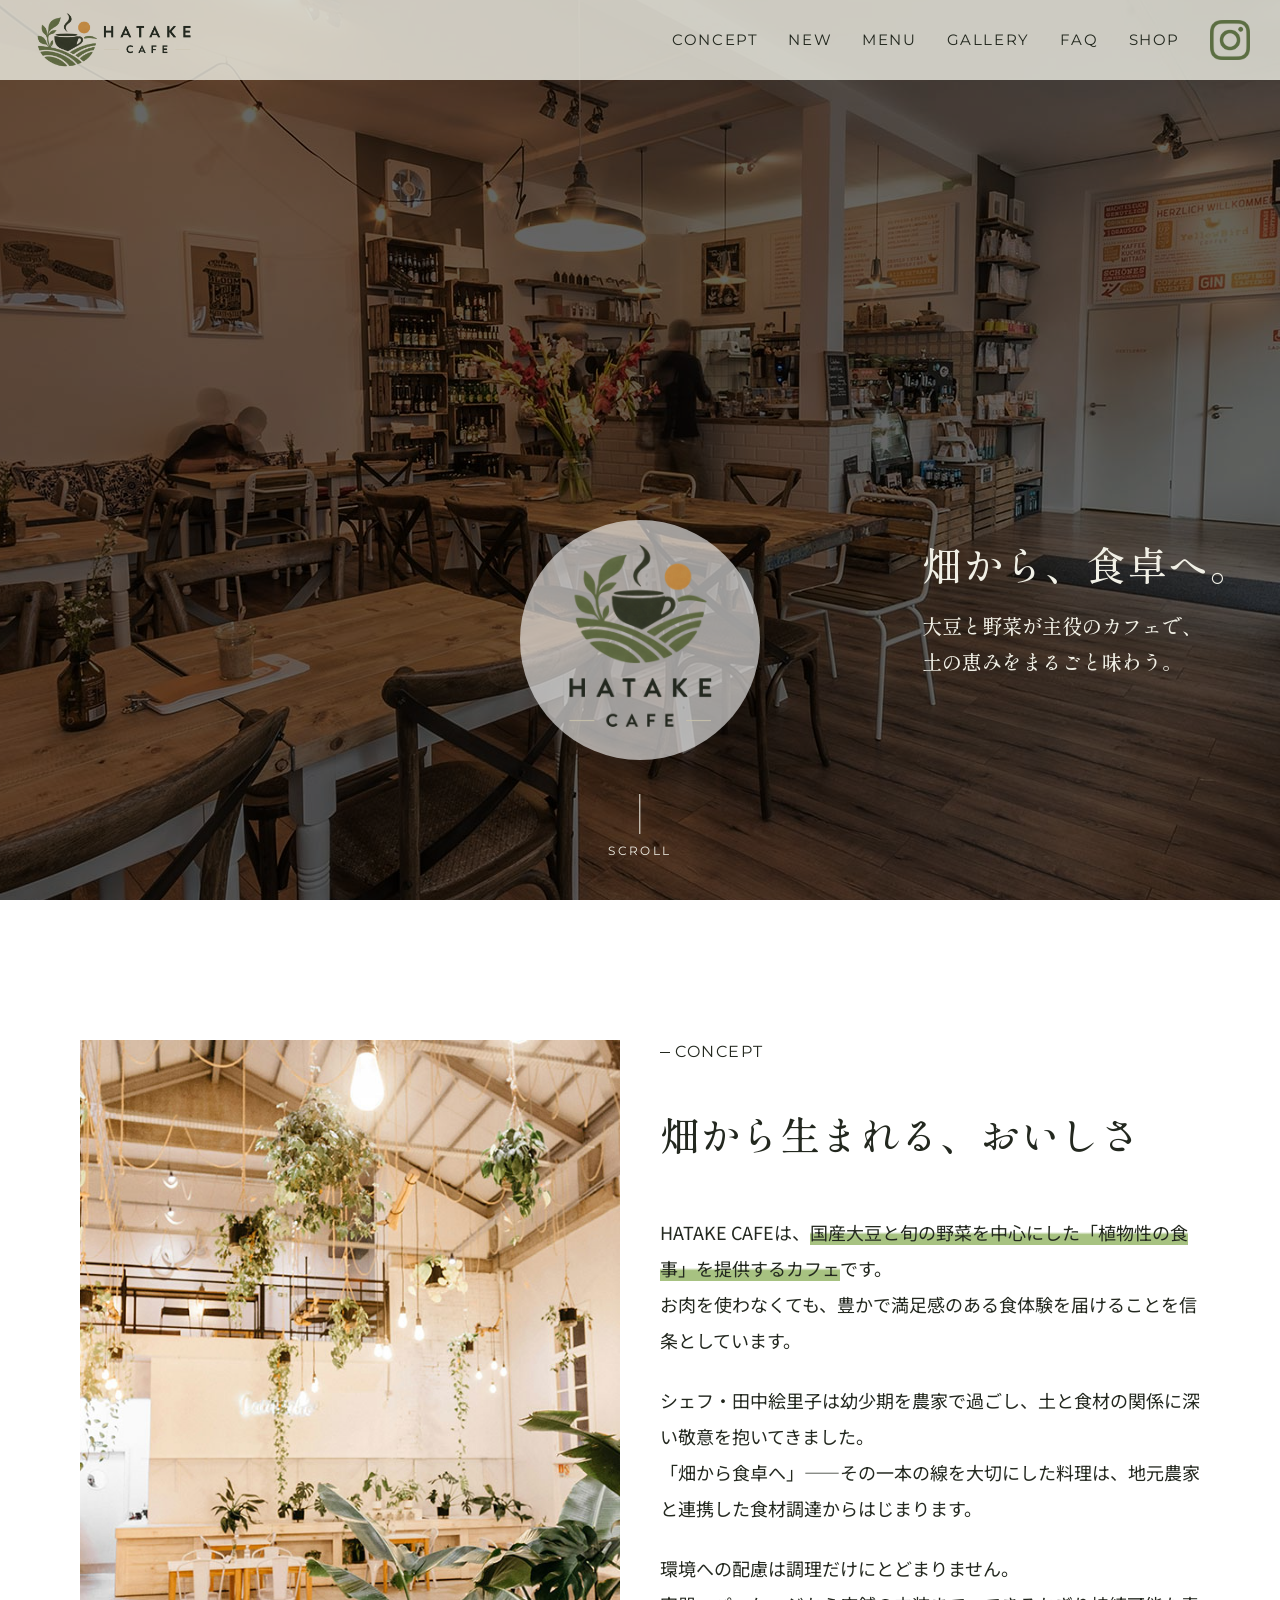
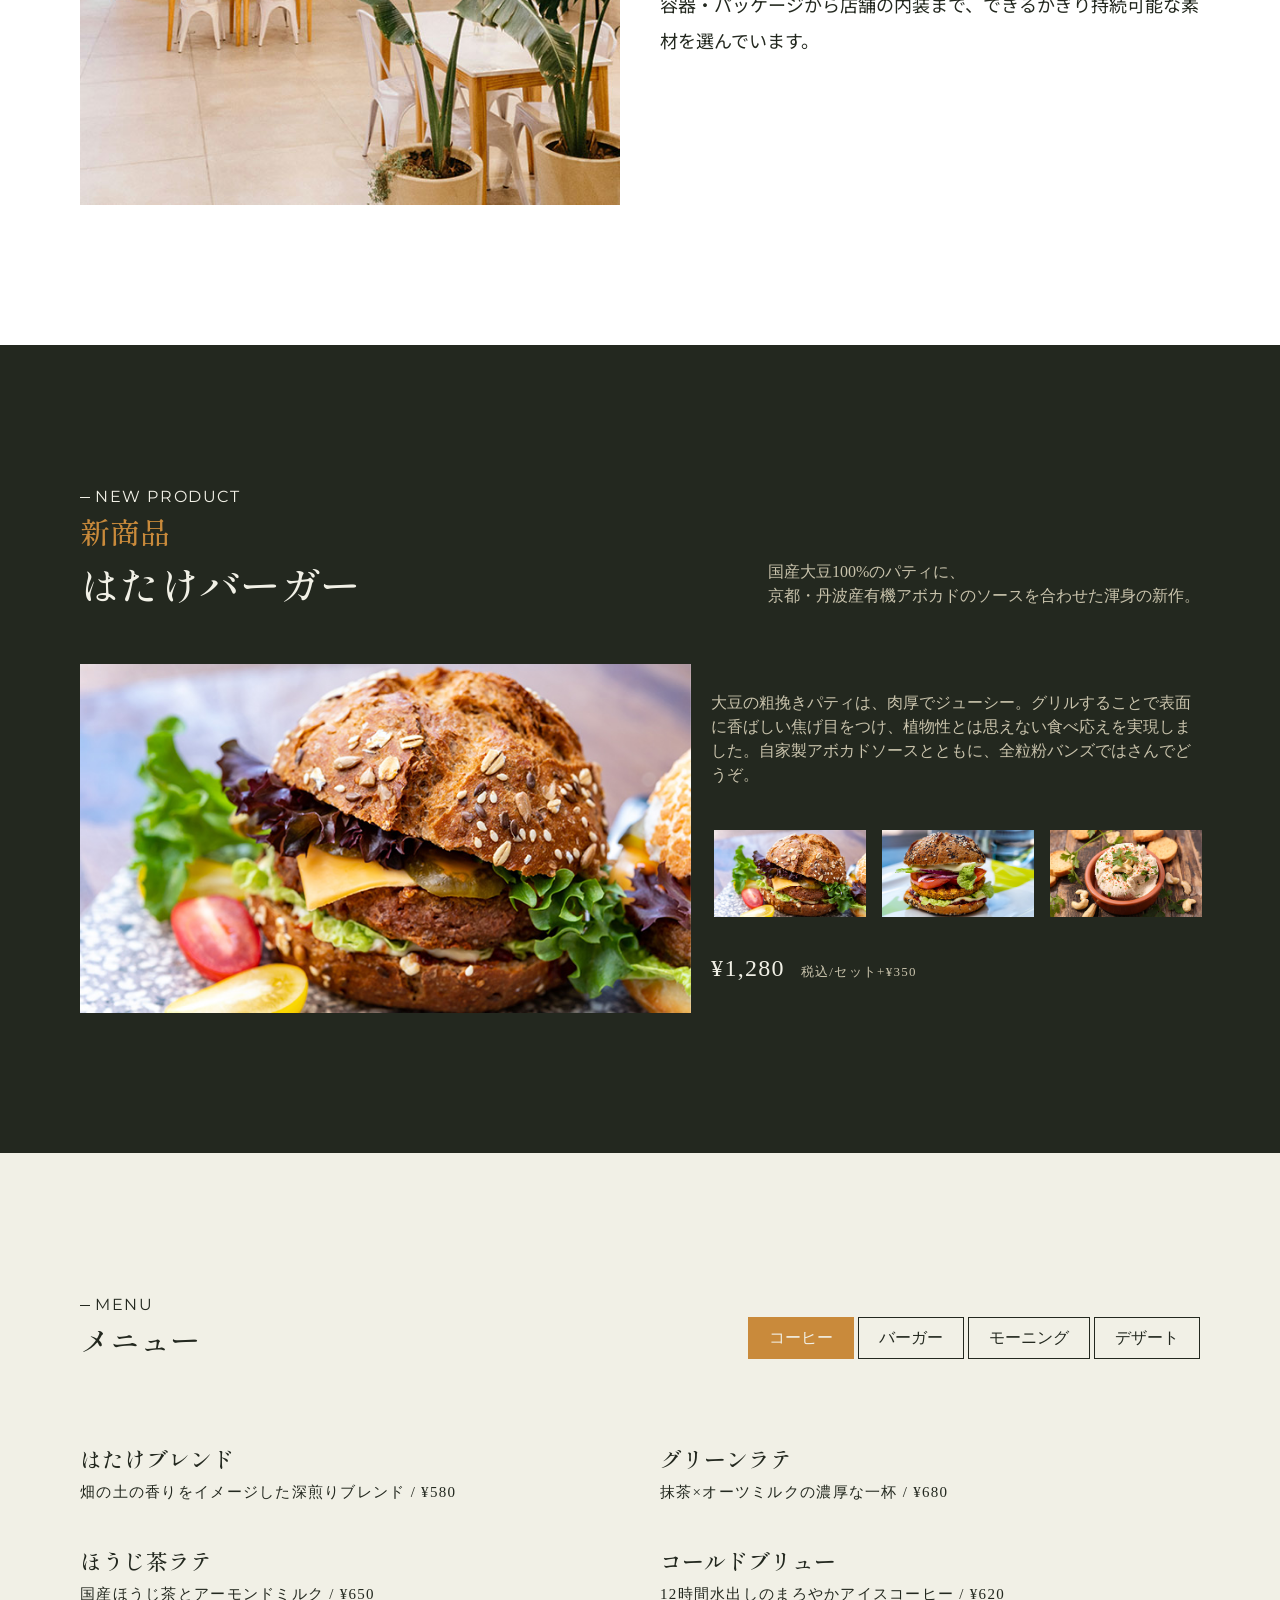
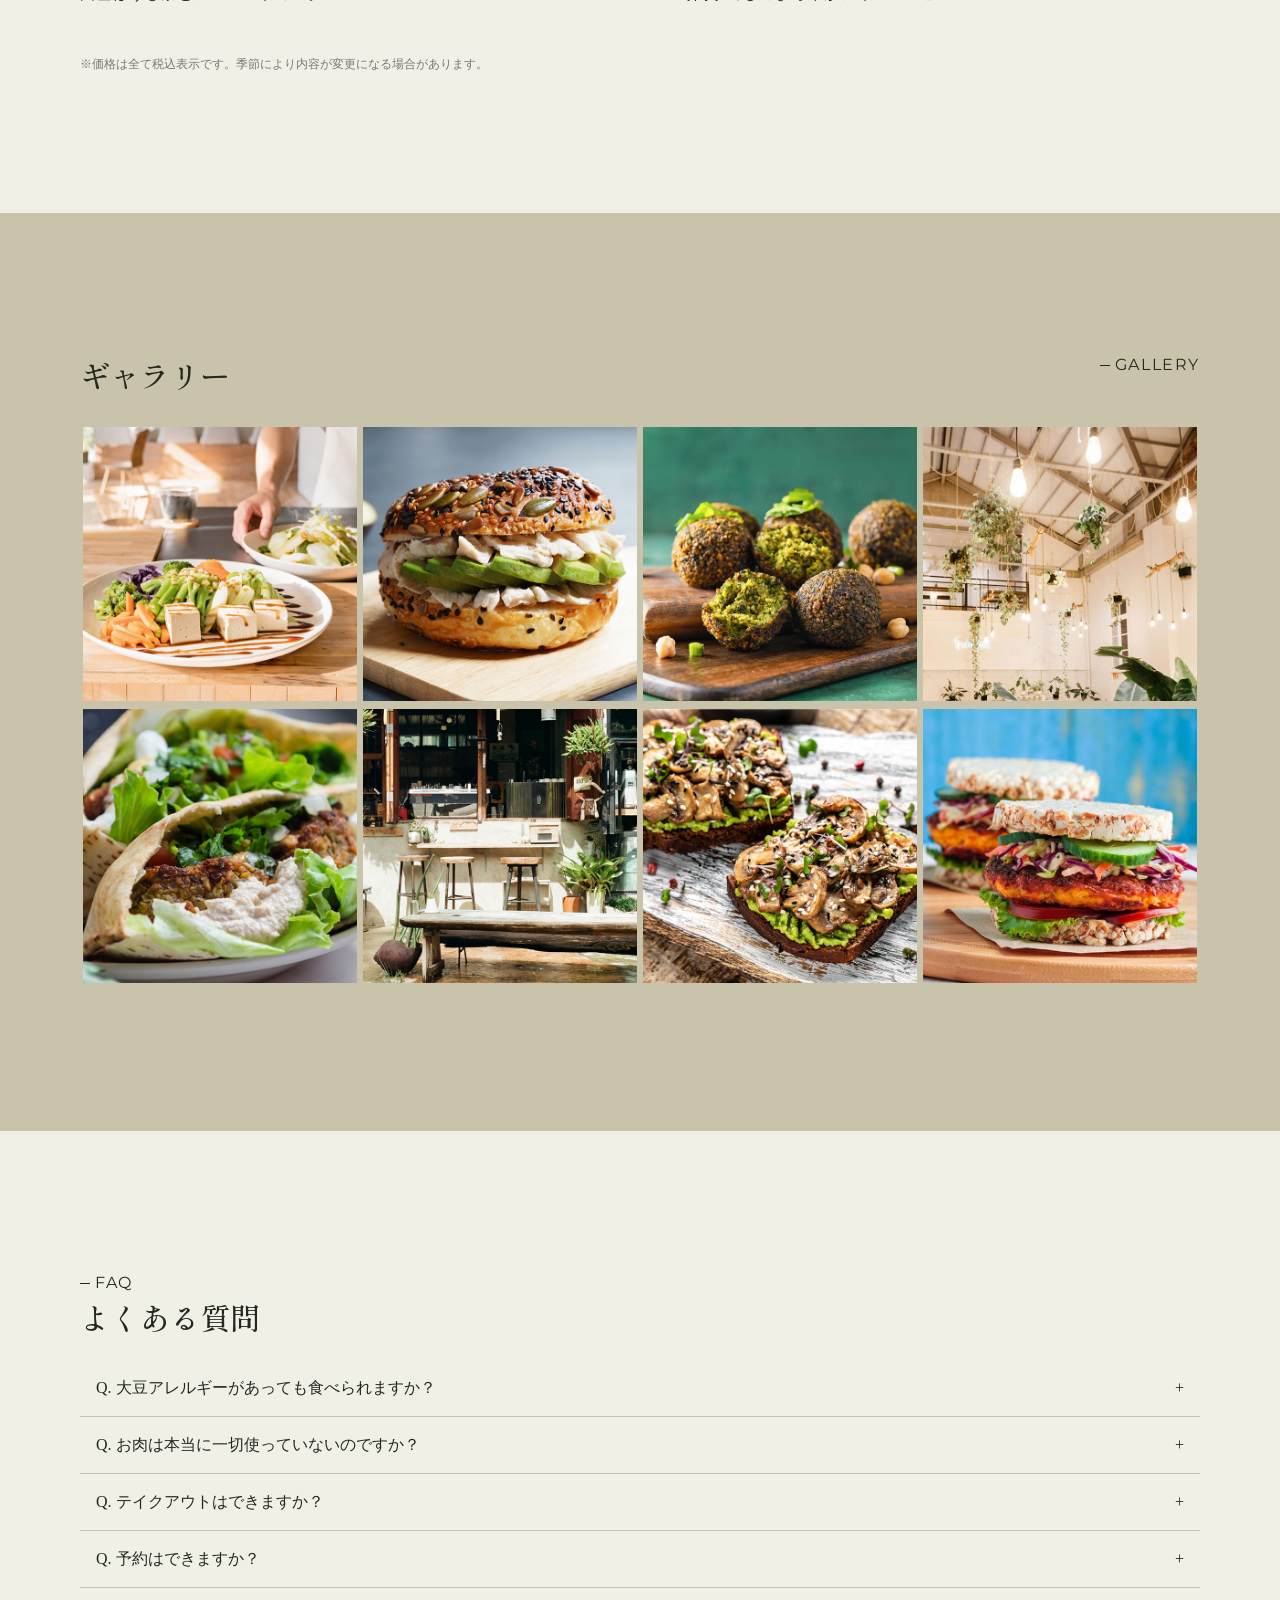
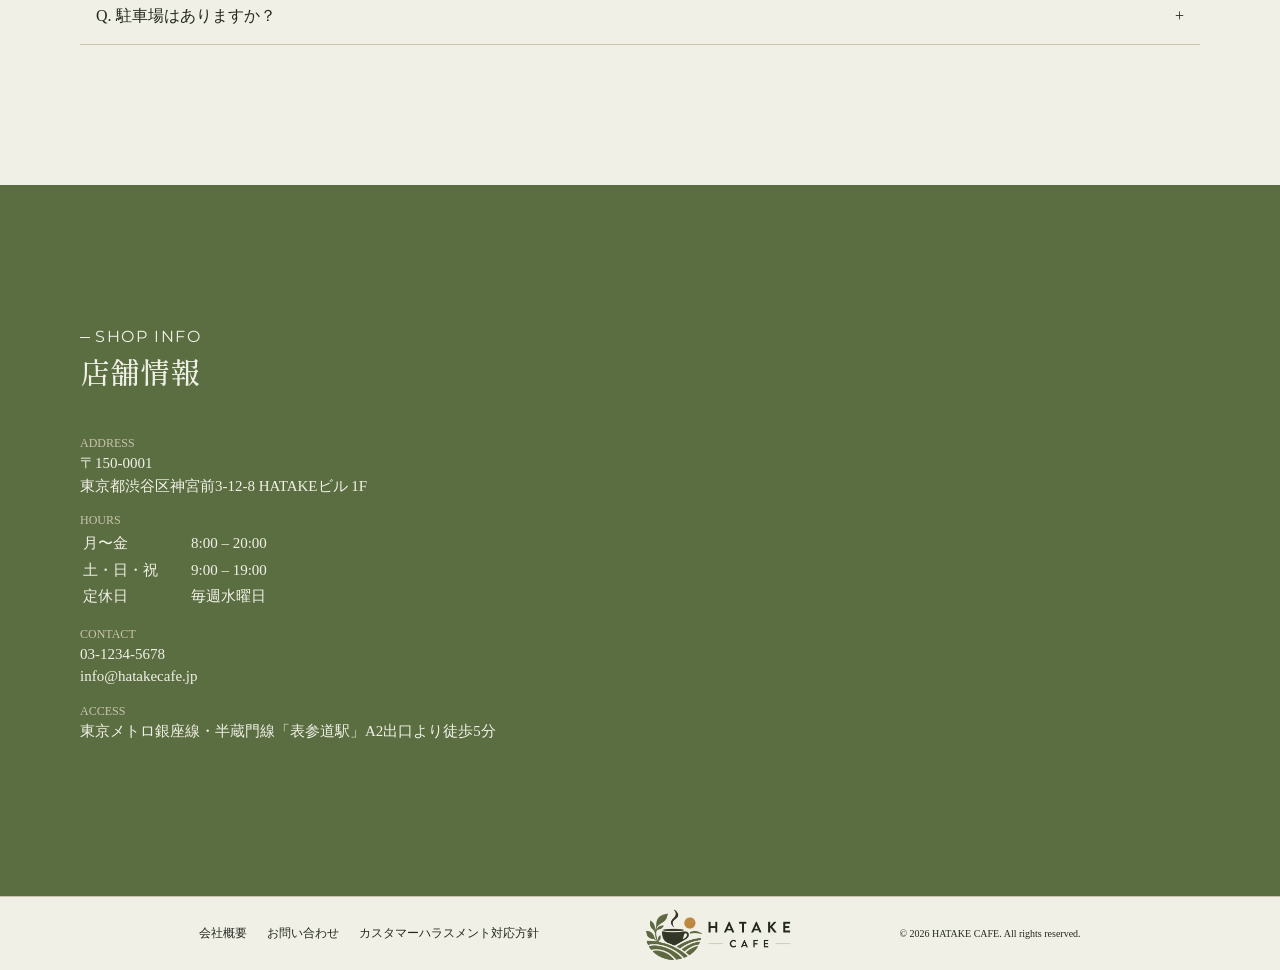
<file: works/hatake-cafe/index.html>
<!DOCTYPE html>
<html lang="ja">
<head>
    <meta charset="UTF-8">
    <meta name="viewport" content="width=device-width, initial-scale=1.0">
    <title>HATAKE CAFE</title>
    <link rel="stylesheet" href="css/style.css">
    <link rel="icon" href="img/favicon.png" type="image/png">
    <link rel="preconnect" href="https://fonts.googleapis.com">
    <link rel="preconnect" href="https://fonts.gstatic.com" crossorigin>
    <link href="https://fonts.googleapis.com/css2?family=Montserrat:ital,wght@0,100..900;1,100..900&family=Noto+Sans+JP:wght@100..900&family=Shippori+Mincho+B1&display=swap" rel="stylesheet">
</head>
<body>

    <main>
        <div class="hero">
            <div class="hero-inner">
                <header id="header">

                    <div class="header-logo">
                        <a href="#home"><img src="img/logo_yoko.png" alt="HATAKE CAFE"></a>
                    </div>
                    <nav class="header-nav" id="nav">
                        <ul>
                            <li><a href="#concept">CONCEPT</a></li>
                            <li><a href="#new">NEW</a></li>
                            <li><a href="#menu">MENU</a></li>
                            <li><a href="#gallery">GALLERY</a></li>
                            <li><a href="#faq">FAQ</a></li>
                            <li><a href="#shop">SHOP</a></li>
                            <li class="instagram"><a href="#" aria-label="Instagram"><img src="img/Instagram.png" alt=""></a></li>
                        </ul>
                    </nav>
                    <div class="hamburger" id="hamburger" onclick="toggleMenu()">
                        <span></span>
                        <span></span>
                        <span></span>
                    </div>
                </header>
                <section id="home">
                    <div class="section-inner">
                        <h1><img src="img/logo.png" alt="HATAKE CAFE"></h1>
                        <div class="text-box">
                            <p class="hero-copy">畑から、<br class="br-sp">食卓へ。</p>
                            <p class="hero-subtext">大豆と野菜が主役のカフェで、<br>土の恵みをまるごと味わう。</p>
                        </div>
                    </div>
                    <div class="scroll-down" onclick="scrollToConcept()">
                        <span></span>
                        <p>SCROLL</p>
                    </div>
                </section>
            </div>
        </div>

        <section id="concept">
            <div class="section-inner fade-in">
                <div class="img-wrap">
                    <img src="img/c-img.jpg" alt="HATAKE CAFE店内">
                </div>
                <div class="text-wrap">
                    <p class="en-title">CONCEPT</p>
                    <h2>畑から生まれる、<br class="br-sp">おいしさ</h2>
                    <div class="concept-text">
                        <p>HATAKE CAFEは、<span class="line">国産大豆と旬の野菜を中心にした「植物性の食事」を提供するカフェ</span>です。<br>お肉を使わなくても、豊かで満足感のある食体験を届けることを信条としています。</p>
                        <p>シェフ・田中絵里子は幼少期を農家で過ごし、土と食材の関係に深い敬意を抱いてきました。<br>「畑から食卓へ」——その一本の線を大切にした料理は、地元農家と連携した食材調達からはじまります。</p>
                        <p>環境への配慮は調理だけにとどまりません。<br>容器・パッケージから店舗の内装まで、できるかぎり持続可能な素材を選んでいます。</p>
                    </div>
                </div>
            </div>

        </section>

        <section id="new">
            <div class="section-inner fade-in">
                <p class="en-title">NEW PRODUCT</p>
                <h2 class="j-title">新商品</h2>
                <div class="hatake-title">
                    <p class="hatake">はたけバーガー</p>
                    <p class="feature">国産大豆100%のパティに、<br class="br-pc">京都・丹波産有機アボカドのソースを合わせた渾身の新作。</p>
                </div>
                <div class="img-area">
                    <div><img id="mainImg" src="img/burger1.jpg" alt="はたけバーガー"></div>
                    <div id="subBox" class="img-area-right">
                        <p id="item1" class="main-img-text">
                            大豆の粗挽きパティは、肉厚でジューシー。グリルすることで表面に香ばしい焦げ目をつけ、植物性とは思えない食べ応えを実現しました。自家製アボカドソースとともに、全粒粉バンズではさんでどうぞ。
                        </p>
                        <div id="item2" class="new-thumb">
                            <img src="img/thumb1.jpg" alt="はたけバーガー1" onclick="imgChange('burger1.jpg')">
                            <img src="img/thumb2.jpg" alt="はたけバーガー2" onclick="imgChange('burger2.jpg')">
                            <img src="img/thumb3.jpg" alt="はたけバーガー3" onclick="imgChange('burger3.jpg')">
                        </div>
                        <p class="new-price"><span class="big-price">¥1,280</span>税込/セット+¥350</p>
                    </div>
                </div>
            </div>
        </section>

        <section id="menu">
            <div class="section-inner fade-in">
                <p class="en-title">MENU</p>
                <div class="menu-title">
                    <h2 class="j-title">メニュー</h2>
                    <div class="menu-tabs" onclick="switchTab(event)">
                        <button class="tab-btn active" data-target="coffee">コーヒー</button>
                        <button class="tab-btn" data-target="burger">バーガー</button>
                        <button class="tab-btn" data-target="morning">モーニング</button>
                        <button class="tab-btn" data-target="dessert">デザート</button>
                    </div>
                </div>
                <div class="coffee menu-content active">
                    <!-- <h3>コーヒー</h3> -->
                    <dl class="menu-grid">
                        <div>
                            <dt>はたけブレンド</dt>
                            <dd>畑の土の香りをイメージした深煎りブレンド / ¥580</dd>
                        </div>
                        <div>
                            <dt>グリーンラテ</dt>
                            <dd>抹茶×オーツミルクの濃厚な一杯 / ¥680</dd>
                        </div>
                        <div>
                            <dt>ほうじ茶ラテ</dt>
                            <dd>国産ほうじ茶とアーモンドミルク / ¥650</dd>
                        </div>
                        <div>
                            <dt>コールドブリュー</dt>
                            <dd>12時間水出しのまろやかアイスコーヒー / ¥620</dd>
                        </div>
                    </dl>
                </div>

                <div class="burger menu-content">
                    <!-- <h3>バーガー</h3> -->
                    <dl class="menu-grid">
                        <div>
                            <dt>はたけバーガー</dt>
                            <dd>大豆ミートパティ・アボカドソース・有機レタス / ¥1,280</dd>
                        </div>
                        <div>
                            <dt>マッシュルームバーガー</dt>
                            <dd>ポルチーニ風味のパティ・トリュフマヨ / ¥1,380</dd>
                        </div>
                        <div>
                            <dt>テリヤキ豆腐バーガー</dt>
                            <dd>厚切り豆腐のジューシーテリヤキ / ¥1,180</dd>
                        </div>
                        <div>
                            <dt>スパイシービーンズ</dt>
                            <dd>レッドキドニー×チポトレの辛口バーガー / ¥1,250</dd>
                        </div>
                    </dl>
                </div>

                <div class="morning menu-content">
                    <!-- <h3>モーニング</h3> -->
                    <dl class="menu-grid">
                            <div>
                            <dt>はたけモーニングセット</dt>
                            <dd>全粒粉トースト・季節のスープ・サラダ付 / ¥880</dd>
                        </div>
                        <div>
                            <dt>グラノーラボウル</dt>
                            <dd>グラノーラ・豆乳ヨーグルト・旬のフルーツ / ¥780</dd>
                        </div>
                        <div>
                            <dt>アボカドトースト</dt>
                            <dd>サワードウ×有機アボカド×チアシード / ¥850</dd>
                        </div>
                        <div>
                            <dt>豆乳スクランブル</dt>
                            <dd>ひよこ豆のスクランブルエッグ風 / ¥820</dd>
                        </div>
                    </dl>
                </div>

                <div class="dessert menu-content">
                    <!-- <h3>デザート</h3> -->
                    <dl class="menu-grid">
                        <div>
                            <dt>豆腐ティラミス</dt>
                            <dd>絹豆腐×エスプレッソの軽やかなティラミス / ¥680</dd>
                        </div>
                        <div>
                            <dt>黒豆アイス</dt>
                            <dd>国産黒豆の濃厚植物性アイスクリーム / ¥580</dd>
                        </div>
                        <div>
                            <dt>ずんだロールケーキ</dt>
                            <dd>枝豆クリームのやさしい甘さ / ¥620</dd>
                        </div>
                        <div>
                            <dt>抹茶プリン</dt>
                            <dd>京都宇治抹茶の濃厚なめらかプリン / ¥620</dd>
                        </div>
                    </dl>
                </div>
                <p class="notes">※価格は全て税込表示です。季節により内容が変更になる場合があります。</p>
            </div>
        </section>

        <section id="gallery">
            <div class="section-inner fade-in">
                <div class="title-wrap">
                    <h2 class="j-title">ギャラリー</h2>
                    <p class="en-title">GALLERY</p>
                </div>
                <div class="shop-image">
                    <img src="img/p01.jpg" alt="">
                    <img src="img/p02.jpg" alt="">
                    <img src="img/p03.jpg" alt="">
                    <img src="img/p04.jpg" alt="">
                    <img src="img/p05.jpg" alt="">
                    <img src="img/p06.jpg" alt="">
                    <img src="img/p07.jpg" alt="">
                    <img src="img/p08.jpg" alt="">
                </div>
            </div>
        </section>

        <section id="faq">
            <div class="section-inner fade-in">
                <p class="en-title">FAQ</p>
                <h2 class="j-title">よくある質問</h2>

                <dl class="faq">
                    <div class="faq-item">
                        <dt class="faq-question" onclick = "toggleFaq(this)">
                            Q. 大豆アレルギーがあっても食べられますか？
                        </dt>
                        <dd class="faq-answer">
                            A. 申し訳ございませんが、当カフェのメニューの多くに大豆・大豆加工品が使用されております。アレルギーをお持ちの方は、ご注文前にスタッフまでお申し付けください。
                        </dd>
                    </div>
                    <div class="faq-item">
                        <dt class="faq-question" onclick="toggleFaq(this)">
                            Q. お肉は本当に一切使っていないのですか？
                        </dt>
                        <dd class="faq-answer">
                            A. はい、すべてのメニューでお肉・魚は使用しておりません。詳しいアレルゲン情報は店舗にてご確認いただけます。
                        </dd>
                    </div>
                    <div class="faq-item">
                        <dt class="faq-question" onclick="toggleFaq(this)">
                            Q. テイクアウトはできますか？
                        </dt>
                        <dd class="faq-answer">
                            A. 一部メニューを除き、テイクアウト可能です。
                        </dd>
                    </div>
                    <div class="faq-item">
                        <dt class="faq-question" onclick="toggleFaq(this)">
                            Q. 予約はできますか？
                        </dt>
                        <dd class="faq-answer">
                            A. 4名様以上のご利用から、お電話にて承っております。
                        </dd>
                    </div>
                    <div class="faq-item">
                        <dt class="faq-question" onclick="toggleFaq(this)">
                            Q. 駐車場はありますか？
                        </dt>
                        <dd class="faq-answer">
                            A. 店舗専用の駐車場はございません。近隣のコインパーキングをご利用ください。自転車スタンドは店舗前に4台分ご用意しております。
                        </dd>
                    </div>
                </dl>

            </div>
        </section>

        <section id="shop">
            <div class="section-inner fade-in">
                <div class="shop-text">
                    <p class="en-title">SHOP INFO</p>
                    <h2 class="j-title">店舗情報</h2>

                    <div class="address-block shop-item">
                        <p class="shop-en">ADDRESS</p>
                        <p class="address shop-item-main">〒150-0001<br>東京都渋谷区神宮前3-12-8 HATAKEビル 1F</p>
                    </div>

                    <table class="hours shop-item">
                        <caption class="shop-en">HOURS</caption>
                        <tr>
                            <td>月〜金</td>
                            <td>8:00 – 20:00</td>
                        </tr>
                        <tr>
                            <td>土・日・祝</td>
                            <td>9:00 – 19:00</td>
                        </tr>
                        <tr>
                            <td>定休日</td>
                            <td>毎週水曜日</td>
                        </tr>
                    </table>

                    <address class="contact shop-item">
                        <p class="shop-en">CONTACT</p>
                        <div class="shop-item-main">
                            <p class="tel">03-1234-5678</p>
                            <p class="mail">info@hatakecafe.jp</p>
                        </div>
                    </address>

                    <div class="access shop-item">
                        <p class="shop-en">ACCESS</p>
                        <div class="shop-item-main">東京メトロ銀座線・半蔵門線「表参道駅」A2出口より徒歩5分</div>
                    </div>
                </div>


                <div class="shop-map">
                    <iframe src="https://www.google.com/maps/embed?pb=!1m18!1m12!1m3!1d6482.694937156773!2d139.70387551761655!3d35.668445389907866!2m3!1f0!2f0!3f0!3m2!1i1024!2i768!4f13.1!3m3!1m2!1s0x60188ca39c66f2db%3A0x7a39a6f710a18802!2z44CSMTUwLTAwMDE!5e0!3m2!1sja!2sjp!4v1789555304013!5m2!1sja!2sjp" width="600" height="450" style="border:0;" allowfullscreen="" loading="lazy" referrerpolicy="strict-origin-when-cross-origin"></iframe>
                </div>
            </div>
        </section>
    </main>

    <footer id="footer">
        <ul class="footer-list">
            <li><a href="#">会社概要</a></li>
            <li><a href="#">お問い合わせ</a></li>
            <li><a href="#">カスタマーハラスメント対応方針</a></li>
        </ul>
        <div class="footer-logo">
            <a href="#home">
                <img src="img/logo_yoko.png" alt="HATAKE CAFE">
            </a>
        </div>
        <p class="copyright">
            &copy; 2026 HATAKE CAFE. All rights reserved.
        </p>
    </footer>


    <script src="js/script.js"></script>

</body>
</html>
</file>
<file: css/style.css>
/* reset */
*, *::before, *::after {
    box-sizing: border-box;
}
* {
    margin: 0;
    margin-block-end: 0;
}
body {
    min-height: 100vh;
    line-height: 1.5;
    -webkit-font-smoothing: antialiased;
}
img, picture, video, canvas, svg {
    display: block;
    max-width: 100%;
    margin: auto;
}
input, button, textarea, select {
    font: inherit;
}
textarea {
    white-space: revert;
}
p, h1, h2, h3, h4, h5, h6 {
    overflow-wrap: break-word;
}
#root, #__next {
    isolation: isolate;
}
a {
    text-decoration: none;
    color: inherit;
}
ul {
    list-style: none;
    padding: 0;
}

body {
    max-width: 900px;
    display: flex;
    flex-direction: column;
    margin: 0 auto;
    padding: 50px 80px;
    font-family: -apple-system, BlinkMacSystemFont, "Segoe UI", Roboto, "Helvetica Neue", Arial, "Hiragino Sans", "Hiragino Kaku Gothic ProN", "Meiryo", sans-serif;
}
header {
    display: flex;
    align-items: baseline;
}
main {
    flex: 1;
}
h1, h2, h3, .name { 
    font-family: "Josefin Sans", sans-serif;
}
h1 {
    font-size: 40px;
    margin-right: 40px;
    margin-bottom: 20px;
    letter-spacing: 0.05rem;
}
h2 {
    margin-bottom: 10px;
}
.name {
    font-size: 20px;
}
.memo {
    font-size: 15px;
    display: inline;
}
h3 {
    display: inline;
    margin-right: 14px;
    font-size: 20px;
}
.wrap {
    margin-top: 5px;
}
.memo3 {
    font-size: 13px;
}
li {
    border: 1px solid #000;
    border-radius: 6px;
    margin-bottom: 20px;
}
li a {
    display: block;
    padding: 20px;
    height: 150px;
}
li a:hover {
    color: #fff;
    transition: 0.3s;
    background-color: #af9521;
}
footer {
    font-size: 10px;
    text-align: center;
}


@media (max-width: 768px) {

 body {
    max-width: 768px;
    padding: 20px;
}
h3 {
    display: block;
    margin-right: 12px;
    font-size: 20px;
}
li a {
    padding: 12px 14px;
    height: auto;
}
.memo, .memo2 {
    font-size: 14px;
}
.memo3 {
    font-size: 12px;
}
    
}
</file>
<file: hatake-cafe/css/style.css>
/* reset */
/* 1. box-sizing の設定を直感的にする */
*, *::before, *::after {
    box-sizing: border-box;
}

/* 2. 不要なデフォルトマージンを解除する */
* {
    margin: 0;
    margin-block-end: 0;
}

/* 3. bodyの基本設定（最小高さを画面いっぱいにし、行高を調整） */
body {
    min-height: 100vh;
    line-height: 1.5;
    -webkit-font-smoothing: antialiased;
}

/* 4. 画像などのメディア要素を扱いやすくする */
img, picture, video, canvas, svg {
    display: block;
    max-width: 100%;
    margin: auto;
}

/* 5. フォーム要素（input, buttonなど）に親要素のフォントを継承させる */
input, button, textarea, select {
    font: inherit;
}

/* 6. textarea の改行時の崩れを防ぎ、不要な自動伸縮を制御する */
textarea {
    white-space: revert;
}

/* 7. overflowのスクロール時のテキスト溢れ・挙動を最適化 */
p, h1, h2, h3, h4, h5, h6 {
    overflow-wrap: break-word;
}

/* 8. #app や #root などのJavaScriptフレームワーク用ルート要素の最小高さを確保 */
#root, #__next {
    isolation: isolate;
}


a {
    text-decoration: none;
    color: inherit;
}

/* リストのマーカーと余白をリセット */
:where(ul, ol) {
    list-style: none;
    padding: 0;
}

/* 読み上げソフト向けにリスト構造であることを明示的に保持する設定（必要な場合） */
:where(ul, ol)[role="list"] {
    list-style: none;
}

img {
    max-width: 100%;
    height: auto;
    display: block;
}

/* ここからPC */
.section-inner {
    max-width: 1400px;
    margin: 0 auto;
    padding: 0 80px;
}
section {
    padding-top: 140px;
    padding-bottom: 140px;
}

/* text */
.en-title, .header-nav{
    font-size: 15px;
    letter-spacing: 0.1rem;
    font-family: "Montserrat", sans-serif;
    font-optical-sizing: auto;
    font-weight: 400;
}
.en-title{
    font-size: 16px;
    display: flex;
    align-items: center;
    gap: 5px;
}
.en-title::before {
    content: "";
    width: 10px;
    height: 1px;
}
.concept-text{
    font-family: "Noto Sans JP", sans-serif;
}

h2, .hero-copy, .hero-subtext, p.hatake, #menu dl dt {
    font-family: "Shippori Mincho B1", serif;
    font-weight: 500;
}

#concept h2 {
    font-size: 40px;
}
#new .j-title, #menu .j-title, #gallery .j-title, #faq .j-title, #shop .j-title {
    font-size: 30px;
}
.br-sp {
    display: none;
}

/* フェードイン */
.fade-in {
    opacity: 0;                          
    transform: translateY(40px); 
    transition: opacity 0.8s, transform 1.2s;
}
.fade-in.show {
    opacity: 1;  
    transform: translateY(0); 
}


/* header */
#header {
    display: flex;
    justify-content: space-between;
    background-color: rgba(241,240,230,0.8);
    transition: 1.3s;
    width: 100%;
    padding: 0 30px;
    color: #23281F;
    position: fixed;
    top: 0;
    left: 0;
    width: 100%;
    z-index: 1000;
}
#header.scrolled {
    background-color: rgba(241, 240, 230, 1);
}
.header-nav ul{
    display: flex;
    gap: 30px;
    align-items: center;
    justify-content: center;
    height: 80px;
}
.header-logo img {
    width: 170px;
}
.header-logo {
    height: 80px;
}
#header .instagram img {
    width: 40px;
}

/* hamburger 非表示*/
.hamburger {
    display: none;
}


/* hero */
#home {
    height: 100%;
}
.hero {
    height: 100svh;
    background-image: url(../img/hero.jpg);
    background-position: center;
}
.hero section {
    padding: 0;
}
.hero-inner {
    background-color: rgba(0,0,0,0.6);
    height: 100svh;
}
#home .section-inner {
    position: relative;
    height: 100%;
}
#home h1 {
    position: absolute;
    left: 50%;
    bottom: 140px;
    transform: translateX(-50%)
}
#home h1 img {
    width: 240px;
    background-color: rgba(255, 255, 255, 0.6);
    border-radius: 50%;
    padding: 10px;
}
.hero-copy {
    color: #F1F0E6;
    font-size: 40px;
    letter-spacing: 0.06rem;
    margin-bottom: 14px;
}
.hero-subtext {
    color: #F1F0E6;
    font-size: 20px;
    line-height: 1.8;
}
#home .text-box {
    position: absolute;
    right: 30px;
    bottom: 220px;

}

/* scroll */
.scroll-down {
    position: absolute;
    bottom: 40px;
    left: 50%;
    transform: translateX(-50%);
    display: flex;
    flex-direction: column;
    align-items: center;
    cursor: pointer;
    color: #F1F0E6;
}
.scroll-down span {
    display: block;
    width: 1px;
    height: 40px;
    background-color: #F1F0E6;
    margin-bottom: 8px;
    animation: scrollLine 1.8s ease-in-out infinite;
}

.scroll-down p {
    font-family: "Montserrat", sans-serif;
    font-size: 12px;
    letter-spacing: 0.15rem;
}

@keyframes scrollLine {
    0% { transform: scaleY(0); transform-origin: top; }
    50% { transform: scaleY(1); transform-origin: top; }
    100% { transform: scaleY(0); transform-origin: bottom; }
}


/* concept */
#concept {
    background-color: F1F0E6;
    color: #23281F;
}
#concept .en-title::before {
    background-color: #23281F;
}
#concept .section-inner {
    display: flex;
    justify-content: space-between;
}
#concept .img-wrap, #concept .text-wrap {
    width: calc((100% - 40px) / 2);
}
#concept h2 {
    margin: 40px 0 50px;
}
.concept-text {
    font-size: 18px;
    line-height: 2;
}
.concept-text p {
    padding-bottom: 24px;
}
span.line {
    background: linear-gradient(transparent 50%, #a7c281 60%);
}

/* new */
#new {
    background-color: #23281F;
    color: #F1F0E6;
}
#new .en-title::before {
    background-color: #F1F0E6;
}
#new .j-title {
    color: #C98A3B;
}
#new .hatake-title {
    display: flex;
    justify-content: space-between;
    align-items: center;
    margin-bottom: 50px;
}
#new p.hatake {
    font-size: 40px;
}
#new .img-area {
    display: flex;
    align-items: center;
}
.hatake-title .feature, .main-img-text, .new-price {
    color: #C9C3AC;
}
.img-area-right {
    width: 50%;
    margin-left: 20px;
}
.main-img-text{
    margin-bottom: 40px;
}

.new-thumb {
    display: flex;
    justify-content: flex-start;
}
.new-thumb img {
    cursor: pointer;
    width: calc((100% - 15px) / 3);
    margin-right: 10px;
    border: 3px double transparent;
}
.new-thumb img:hover {
    border-color: #5B6E42;
}
.new-price {
    font-size: 13px;
    letter-spacing: 0.08rem;
    margin-top: 30px;
}
span.big-price {
    color: #F1F0E6;
    font-size: 24px;
    padding-right: 16px;
}




/* menu */
#menu {
    background-color: #F1F0E6;
    color: #23281F;
}
#menu .en-title::before {
    background-color: #23281F;
}
.menu-title {
    display: flex;
    justify-content: space-between;
    margin-bottom: 80px;
}
#menu dt {
    font-size: 22px;
    margin-bottom: 6px;
}
#menu dd {
    font-size: 15px;
    letter-spacing: 0.08rem;
}
.menu-grid {
    display: grid;
    grid-template-columns: 1fr 1fr;
    gap: 20px 40px;
}
.menu-grid div {
    margin-bottom: 20px;
}
#menu .notes {
    font-size: 12px;
    color: #777;
    margin-top: 30px;
}


/* 表示 非表示 */
.menu-content {
    display: none;
}
.menu-content.active {
    display: block;
}

/* タブボタン */
.tab-btn {
    padding: 8px 20px;
    border: 1px solid #23281F; 
    background-color: transparent;
    cursor: pointer;
    color: #23281F;
}
.tab-btn.active {
    background-color: #C98A3B;
    color: #F1F0E6;
    border-color: #C98A3B;
}




/* gallery */
#gallery {
    background-color: #C9C3AC;
    color: #23281F;
}
#gallery .en-title::before {
    background-color: #23281F;
}

/* #gallery .section-inner {
    width: 960px;
    padding: 0;
} */
#gallery .title-wrap {
    display: flex;
    justify-content: space-between;
}
#gallery .en-title {
    margin-bottom: 50px;
}
#gallery img {
    width: calc((100% - 24px) / 4);
    margin-bottom: 8px;
}
.shop-image {
    display: flex;
    flex-wrap: wrap;
    /* gap: 10px; */
}



/* faq */
#faq {
    background-color: #F1F0E6;
    color: #23281F;
}
#faq .en-title::before {
    background-color: #23281F;
}
#faq h2 {
    margin-bottom: 20px;
}
.faq-question {
    cursor: pointer;
    padding: 16px;
    position: relative;
    border-bottom: 1px solid #C9C3AC;
}
.faq-question::after {
    content: "+";
    position: absolute;
    right: 16px;
}
.faq-question.active::after {
    content: "-";
}
.faq-answer {
    display: none;
    padding: 16px;
    background-color: #F1F0E6;
}
.faq-answer.active {
    display: block;
}


/* shop */
#shop {
    background-color: #5B6E42;
    color: #F1F0E6;
}
#shop .section-inner {
    display: flex;
    gap: 60px;
}
#shop .j-title {
    margin-bottom: 40px;
}
#shop .en-title::before {
    background-color: #F1F0E6;
}

.shop-item {
    margin-bottom: 14px;
}
.shop-map {
    flex: 1;
}
.shop-map iframe {
    width: 100%;
    height: 400px;
    border: 0;
}
address {
    font-style: normal;
}
.shop-en {
    text-align: left;
    color: #C9C3AC;
    font-size: 12px;
}
.hours td {
    padding-right: 30px;
}
.shop-item-main, .hours td {
    font-size: 15px;
}



/* footer */
#footer {
    background-color: #F1F0E6;
    border-top: 1px solid #C9C3AC;
    display: flex;
    align-items: center;
    justify-content: center;
    gap: 100px;
    color: #23281F;
}
.footer-logo img {
    width: 160px;
}
.footer-list {
    font-size: 12px;
    display: flex;
    gap: 20px;

}
.copyright {
    font-size: 10px;
}

/* レスポンシブ */
@media (max-width: 768px) {
.section-inner {
    max-width: 768px;
    padding: 0 16px;
}
section {
    padding-top: 50px;
    padding-bottom: 70px;
}

/* text */
.en-title, .header-nav{
    font-size: 15px;
}
.en-title{
    font-size: 14px;
}
.concept-text{
    font-family: "Noto Sans JP", sans-serif;
}
#concept h2 {
    font-size: 34px;
}
#new .j-title, #menu .j-title, #gallery .j-title, #faq .j-title, #shop .j-title {
    font-size: 24px;
}
.br-sp {
    display: block;
}
.br-pc {
    display: none;
}


/* header */
#header {
    padding: 0 16px;
}
.header-logo img {
    height: 60px;
    width: auto;
}
.header-logo {
    height: 60px;
}
/* sp-nav */
.header-nav {
    display: block;
    position: fixed;
    top: 0;
    right: -100%;
    width: 70%;
    height: 100vh;
    background-color: #F1F0E6;
    transition: right 0.4s;
    z-index: 100;
}
.header-nav.active {
    right: 0;
}
.header-nav ul{
    flex-direction: column;
    align-items: flex-start;
    height: auto;
    padding: 100px 30px;
}
.header-nav li:not(:last-child)::before {
    content: "";
    display: inline-block;
    width: 8px;
    height: 1px;
    background-color: #23281F;
    vertical-align: middle;
    margin: 0 8px 2px 0;
}
/* hamburger */
.hamburger {
    display: flex;
    flex-direction: column;
    justify-content: space-between;
    width: 30px;
    height: 20px;
    cursor: pointer;
    margin-top: 20px;
    position: relative;
    z-index: 999;
}
.hamburger span {
    display: block;
    height: 1px;
    background-color: #23281F;
    transition: 0.3s;
}

.hamburger.active span:nth-child(1) {
    transform: rotate(45deg) translate(6px, 6px);
}
.hamburger.active span:nth-child(2) {
    opacity: 0;
}
.hamburger.active span:nth-child(3) {
    transform: rotate(-45deg) translate(6px, -6px);
}


/* hero */
#home {
    padding-top: 80px;
}
    
#home h1 img {
    width: 180px;
}
#home h1 {
    bottom: 140px;
}
.hero-copy {
    font-size: 38px;
    letter-spacing: 0.02rem;
    margin-bottom: 10px;
    text-align: right;
}
.hero-subtext {
    font-size: 18px;
    line-height: 1.6;
    text-align: right;
}
#home .text-box {
    right: 0;
    top: 60px;
}


/* concept */
#concept .section-inner {
    display: block;
}
#concept .img-wrap, #concept .text-wrap {
    width: 100%;
}
#concept img {
    object-fit: cover;
    width: 100%;
    height: 340px;
}
#concept h2 {
    margin: 6px 0 20px;
}
.concept-text {
    font-size: 15px;
    line-height: 1.6;
}
.concept-text p {
    padding-bottom: 12px;
}
#concept .en-title {
    margin-top: 30px;
}

/* new */
#new .hatake-title {
    display: block;
}
#new p.hatake {
    font-size: 34px;
}
#new .j-title {
    font-size: 20px;
}
#new .feature, .main-img-text {
    font-size: 15px;
}
#new .img-area {
    flex-direction: column;
}
#new .hatake-title {
    margin-bottom: 20px;
}

#item1 {
    margin-bottom: 10px;
}
.img-area-right {
    width: 100%;
    margin-left: 0;
}
.main-img-text{
    margin-bottom: 20px;
}
.new-thumb {
    justify-content: space-between;
    margin-bottom: 30px;
}
.new-thumb img {
    margin: 0;
    border: none;
}
.new-price {
    margin-top: 10px;
}
span.big-price {
    font-size: 18px;
}



/* menu */
.menu-title {
    flex-direction: column;
    align-items: flex-start;
    margin-bottom: 30px;
}
#menu .j-title{
    margin-bottom: 10px;
}
.menu-tabs button {
    margin-bottom: 6px;
}
#menu dt {
    font-size: 18px;
    margin-bottom: 5px;
}
#menu dd {
    font-size: 13px;
    letter-spacing: 0;
}
.menu-grid {
    grid-template-columns: 1fr;
    gap: 0;
}
.menu-grid div {
    margin-bottom: 10px;
}
#menu .notes {
    margin-top: 20px;
}



/* gallery */
#gallery .section-inner {
    max-width: 768px;
    width: 100%;
    padding: 0 16px;
}
#gallery .title-wrap {
    align-items: baseline;
}
#gallery .en-title {
    margin-bottom: 30px;
}
#gallery img {
    width: calc((100% - 10px) / 2);
}


/* faq */
.faq-item {
    font-size: 15px;
}


/* shop */
#shop .section-inner {
    flex-direction: column;
    gap: 10px;
}
#shop .j-title {
    margin-bottom: 30px;
}
.shop-item {
    margin-bottom: 10px;
}
.shop-map iframe {
    height: 350px;
}



/* footer */
#footer {
    flex-direction: column;
    gap: 10px;
}
.footer-list {
    font-size: 11px;
    margin-top: 20px;
}
.copyright {
    font-size: 9px;
    margin-bottom: 20px;
}





}
</file>
<file: tsutsumu/assets/css/style.css>
@charset "UTF-8";
/** -----------------------------------------------
  共通
------------------------------------------------**/
body {
	font-size: 16px;
	line-height: 1.6;
	color: #0a0c08;
	background-color:#fff;
	font-family: dnp-shuei-gothic-gin-std, "游ゴシック", YuGothic, "ヒラギノ角ゴ ProN W3", "Hiragino Kaku Gothic ProN", "メイリオ", Meiryo, sans-serif; 
}
a{
	text-decoration: none;
	color: #0a0c08;
}
ul{
	list-style: none;
}
img{
	max-width: 100%;
}

#jobs .container, #culture .container, #recruit .container, #faq .faq-area{
	max-width: 980px;
	margin: 0 auto;
}
.title-wrap{
	margin-bottom: 74px;
}

/* 各セクションのmore */
a.more{
	display: flex;
	justify-content: center;
	position: relative;
}
a.more p{
	font-size: 13px;
	letter-spacing: 0.08em;
	font-weight: bold;
	padding-right: 20px;
	transition: 0.4s;
}
a.more p::after{
	content: "";
	background-image: url(../images/more_arrow.svg);
	width: 20px;
	height: 20px;
	background-repeat: no-repeat;
	position: absolute;
	right: 0;
	transition: 0.4s;
}
a.more p:hover{
	letter-spacing: 0.1em;
	transition: 0.5s;
}
a.more p:hover::after{
	background-image: url(../images/more_arrow_y.svg);
	transition: 0.5s;
}

/* SNSアイコン */
.sns-icons{
	width: 150px;
	display: flex;
	justify-content: space-between;
}
img.x_logo, img.Insta{
	width: 30px;
}
img.note{
	width: 49px;
}

#menu-button{
	display: none;
}

@media screen and (max-width:1024px){
	#jobs .container, #culture .container, #recruit .container, #faq .faq-area{
		max-width: 820px;
	}
}
@media screen and (max-width:950px){
	#menu-button{
		display: block;
	}	
}

@media screen and (max-width:820px){
	#jobs .container, #culture .container, #recruit .container, #faq .faq-area{
		max-width: 748px;
	}
}

@media screen and (max-width:640px){
	#jobs .container, #culture .container, #recruit .container, #faq .faq-area{
		max-width: 355px;
	}
	.title-wrap{
		margin-bottom: 58px;
		padding-top: 30px;
	}
	#menu-button{
		display: block;
	}
	
}


/*----------------------------
scroll_up ｜下から上へ出現
----------------------------*/
.scroll_up {
	transition: 1.2s ease-in-out;
	transform: translateY(30px);
	opacity: 0;
}
.scroll_up.on {
	transform: translateY(0);
	opacity: 1.0;
}
.time02 {transition-delay: .4s;}
.time03 {transition-delay: .8s;}

.timing02 {transition-delay: .2s;}
.timing03 {transition-delay: .4s;}
.timing04 {transition-delay: .6s;}


/** -----------------------------------------------
　text
------------------------------------------------**/
p.english-title{
  	font-family: "Cabin", sans-serif;
	font-weight: 700;
	font-size: 120px;
	color: #a77663;
	opacity: 0.2;
}
h2.j-title{
	font-size: 22px;
	letter-spacing: 0.08em;
	color: #56534f;
}
p.medium{
	line-height: 1.7;
	letter-spacing: 0.08em;
	text-align: center;
	margin-bottom: 80px;
}
p.xm{
	font-size: 18px;
	font-weight: bold;
	letter-spacing: 0.08em;
	color: #a77663;
}
span{
	display: block;
}
@media screen and (max-width:820px){
	p.medium{
		margin: 0 50px 50px;
	}
}


@media screen and (max-width:640px){
	p.english-title{
		font-size: 42px;
	}
	h2.j-title{
		font-size: 15px;
	}
	p.medium{
		font-size: 14px;
		letter-spacing: 0.04em;
		text-align: left;
		margin: 0 10px 50px;
	}
	p.xm{
		font-size: 14px;
		letter-spacing: 0.06em;
	}
}


/** -----------------------------------------------
 #header
------------------------------------------------**/
.gnav-sp-wrap{
	display: none;
}
#header{
	height: 120px;
	width: 100%;
	padding: 30px 30px 0;
	background-color: rgba(251, 249, 245, 0.7);
	position: fixed;
	z-index: 100;
	top: 0;
}
.header-inner{
	display: flex;
	justify-content: space-between;
	align-items: center;
}
h1.header-logo{
	text-align: right;
}
h1.header-logo img{
	width: 190px;
}
h1.header-logo p{
	color: #56534f;
	font-family: "Cabin", sans-serif;
	font-size: 16px;
	letter-spacing: 0.08em;
}
.gnav-pc{
	display: flex;
	justify-content: center;
	background-color: #769b72;
	height: 60px;
	width: 740px;
	border-radius: 30px;
}
.gnav-pc a{
	font-size: 13px;
	font-weight: bold;
	letter-spacing: 0.08em;
	color: #fff;
	display: block;
	padding: 0 15px;
	line-height: 60px;
	transition: 0.3s;
}
.gnav-pc a:hover{
	color: #d6c110;
	transition: 0.8s;
}
@media screen and (max-width:950px){
	.gnav-sp-wrap{
		display: block;
	}
	.gnav-pc-wrap{
		display: none;
	}
	#header{
		height: 58px;
		padding: 0 10px 0 20px;
		display: flex;
		align-items: center;
		justify-content: space-between;
	}
	h1.header-logo a{
		display: flex;
		align-items: baseline;
	}
	h1.header-logo img{
		width: 200px;
		height: auto;
		margin-right: 10px;
	}
	h1.header-logo p{
		font-size: 16px;
	}

	/*ボタン外側*/
	#menu-button{
		position: relative;
		width: 50px;
		height: 50px;
		cursor: pointer;
	}
	/*ボタン内側*/
	#menu-button span{
		display: inline-block;
		transition: all .4s;
		position: absolute;
		left: 13px;
		height: 2px;
		background-color: #769b72;
	}
	#menu-button span:nth-of-type(1) {
		top:22px; 
		width: 50%;
	}
	#menu-button span:nth-of-type(2) {
		top:29px;
		width:30%;
	}
	/*activeクラスが付与されると線が回転して×に*/
	#menu-button.active span:nth-of-type(1) {
		top: 20px;
		left: 16px;
		transform: translateY(6px) rotate(-45deg);
		width: 35%;
	}
	#menu-button.active span:nth-of-type(2) {
		top: 32px;
		left: 16px;
		transform: translateY(-6px) rotate(45deg);
		width: 35%;
	}


/* ハンバーガーメニュー内 */

	.gnav-sp-wrap{
		/* 最初は非表示 */
		display: none;
		background-color: #f0e7e2;
		width: 100%;
		height: 100vh;
		position: fixed;
		z-index: 100;
		padding-left: 10px;
	}
	.gnav-sp{
		padding-top: 84px;
		font-size: 18px;
		letter-spacing: 0.04em;
	}
	.gnav-sp li a{
		display: block;
		padding: 18px 0;
	}
	.gnav-sp-wrap .sns-icons{
		margin: 60px 0 40px;
	}
	.sp-menu-link{
		font-size: 12px;
	}
	.sp-menu-link li.out{
		padding-top: 12px;
	}
	.sp-menu-link ul img{
		width: 10px;
		margin-left: 3px;
	}
}
@media screen and (max-width:640px){
	#header{
		padding: 0 10px;
	}
	h1.header-logo img{
		width: 130px;
	}
	h1.header-logo p{
		font-size: 12px;
	}
}


/** -----------------------------------------------
 #kv
------------------------------------------------**/
/* navとkvの背景色 */
.kv-container{
	background-color: #fbf9f5;
	height: 100vh;
}
#kv{
	max-width: 1280px;
	margin: 0 auto;
	padding: 0 20px;
}

.top-slide_sp{
	display: none !important;
}
/* KV slick部分 */
.top-slide_pc {
	width: 880px;
	height: 670px;
	margin-top: 140px;
	border-radius: 20px;
	box-shadow: 0px 5px 15px 0px rgba(0, 0, 0, 0.2);
	overflow: hidden;
}
.top-slide_pc img{
	border-radius: 20px;
}
@keyframes zoomUp {
	0% {
	transform: scale(1);
	}
	100% {
	transform: scale(1.15); /* 拡大率 */
	}
}
.add-animation {
	animation: zoomUp 10s linear 0s normal both;
}
.kv{
	position: relative;
}
p.kv-title{
	color: #56534f;
	font-size: 38px;
	font-weight: 600;
	line-height: 1.84;
	letter-spacing: 0.08em;
	text-decoration: underline;
	text-decoration-thickness: 42px;
	text-decoration-color: rgba(255, 255, 255, 0.9);
	text-underline-offset: -28px;
	position: absolute;
	right: 34px;
	bottom:40px;
}

/* kv 右側 */
#kv .col-2{
	display: flex;
	justify-content: space-between;
}
.kv-logo{
	text-align: right;
	margin-top: 360px;
}
.kv-logo img{
	width: 340px;
}
.kv-logo p{
	color: #56534f;
	font-family: "Cabin", sans-serif;
	font-weight: bold;
	font-size: 28px;
	letter-spacing: 0.08em;
}
.right-items{
	position: relative;
}

/* エントリーボタン */
img.entry-icon{
	width: 56px;
	margin-top: 5px;
}
.entry-button{
	bottom: 60px;
	right: 90px;
	position: fixed;
	z-index: 1;
}
.entry-button a{
	background-color: #769b72;
	width: 170px;
	height: 170px;
	display: block;
	font-size: 15px;
	font-weight: bold;
	color: #fff;
	text-align: center;
	padding: 34px 0;
	animation: funifuni 30s ease 0s infinite;/*アニメーションの設定*/
	transition: 0.6s;
}
.entry-button a:hover{
	background-color: #d6c110;
	transition: 1s;
}


@keyframes funifuni {  
  0%, 100% {
	  border-radius: 63% 37% 54% 46%/55% 48% 52% 45%;
  }
  14% {
	  border-radius: 40% 60% 54% 46%/49% 60% 40% 51%;
  }
  28% {
	  border-radius: 54% 46% 38% 62%/49% 70% 30% 51%;
  }
  42% {
	  border-radius: 61% 39% 55% 45%/61% 38% 62% 39%;
  }
  56% {
	  border-radius: 61% 39% 67% 33%/70% 50% 50% 30%;
  }
  70% {
	  border-radius: 50% 50% 34% 66%/56% 68% 32% 44%;
  }
  84% {
	  border-radius: 46% 54% 50% 50%/35% 61% 39% 65%;
  }
}



@media screen and (max-width:1300px){
	.kv-container{
		max-width: 1300px;
		height: auto;
	}	
	#kv .col-2{
		flex-direction: column;
		align-items: start;
	}
	.kv-logo{
		margin: 60px 0 40px;
	}	
}
@media screen and (max-width:820px){
	#kv{
		padding: 70px 28px 0;
	}	
	.top-slide_pc {
		width: 760px;
		height: auto;
	}
	.entry-button{
		bottom: 40px;
		right: 50px;
	}
	
	
}

@media screen and (max-width:640px){	
	#kv{
		padding: 0;
	}
	
	.top-slide_pc {
		display: none !important;
	}
	.top-slide_sp{
		display: block !important;
		width: 333px;
		height: 549px;
		margin-top: 80px;
		border-radius: 0 20px 20px 0;
		box-shadow: 0px 5px 15px 0px rgba(0, 0, 0, 0.2);
		overflow: hidden;
	}
	.top-slide_sp img{
		border-radius: 0 20px 20px 0;
	}

	p.kv-title{
		font-size: 28px;
		line-height: 1.8;
		letter-spacing: 0.1em;
		right: 0;
		bottom: 100px;
		text-decoration-thickness: 38px;
		text-underline-offset: -26px;
	}
	.kv-logo{
		text-align: left;
		margin: 44px 0 0 10px;
	}
	.kv-logo img{
		width: 210px;
	}
	.kv-logo p{
		font-size: 18px;
	}


	/* エントリーボタン */
	img.entry-icon{
		width: 35px;
		margin-top: 3px;
	}
	.entry-button{
		bottom: -24px;
		right: -18px;
	}
	.entry-button a{
		width: 130px;
		height: 130px;
		font-size: 12px;
		letter-spacing: 0.005em;
		padding: 26px 0;
		font-weight: bold;
	}

}



/** -----------------------------------------------
 #about
------------------------------------------------**/
#about .container{
	background-image: url(../images/about_bg.jpg);
	background-repeat: no-repeat;
	background-position: center;
	background-size: cover;
	height: 800px;
	padding: 140px 0 90px;
	text-align: center;
}
p.about-copy{
	font-size: 40px;
	font-weight: 400;
	letter-spacing: 0.18em;
}
p.about-text{
	margin-top: 80px;
	font-size: 16px;
	line-height: 2.8;
	letter-spacing: 0.08em;
}
p.about-text2{
	font-size: 18px;
	font-weight: 600;
	letter-spacing: 0.22em;
	margin: 40px 0 80px;
}
#about a.more{
	width: 270px;
	border-bottom: #0a0c08 solid 2px;
	padding-bottom: 3px;
	margin: 0 auto;
	/* transition: 0.4s; */
}

/* slider記述 */
.about-slider{
	display: flex;
	width: 100%;
}

@media screen and (max-width:820px){
	p.about-copy{
		font-size: 34px;
	}	
	p.about-text{
		max-width: 580px;
		margin: 40px auto 0;
	}
}


@media screen and (max-width:640px){
	#about .container{
		background-image: url(../images/about_bg_sp.jpg);
		padding: 100px 20px 40px;
	}
	p.about-copy{
		font-size: 20px;
		font-weight: bold;
		letter-spacing: 0.08em;
	}
	p.about-text{
		font-size: 14px;
		line-height: 2.6;
		text-align: left;
		margin-top: 60px;
	}	
	p.about-text2{
		font-size: 16px;
		line-height: 2;
		letter-spacing: 0.08em;
	}

}


/** -----------------------------------------------
 #jobs
------------------------------------------------**/
#jobs .title-wrap{
	position: relative;
}
#jobs h2.j-title{
	position: absolute;
	left: 296px;
	bottom: 0;
}
.text-box{
	width: 470px;
	height: 245px;
	background-color: #fbf9f5;
	padding: 50px;
	position: relative;
}

.left p.number{
	font-family: "Cabin", sans-serif;
	font-size: 80px;
	font-style: italic;
	color: #a77663;
	opacity: 0.5;
	position: absolute;
	left: 5px;
	top: -60px;
}
.right p.number{
	font-family: "Cabin", sans-serif;
	font-size: 80px;
	font-style: italic;
	color: #a77663;
	opacity: 0.5;
	position: absolute;
	top: -60px;
	right: 5px;
}
#jobs .col-2{
	display: flex;
	justify-content: space-between;
	margin-bottom: 60px;
}
#jobs .right{
	flex-direction: row-reverse;
}
.img-box img{
	width: 470px;
}
p.box-title{
	font-size: 20px;
	font-weight: bold;
	letter-spacing: 0.08em;
	margin-bottom: 20px;
}
.left p.box-title{
	text-align: right;
}
p.box-text{
	font-size: 16px;
	line-height: 2.2;
}
#jobs .more{
	width: 210px;
	border-bottom: #0a0c08 solid 2px;
	padding-bottom: 3px;
	margin: 0 auto;
	transition: 0.4s;
}
#jobs .more:hover{
	width: 220px;
	transition: 0.5s;
}

@media screen and (max-width:1024px){
	.text-box{
		width: 400px;
		height: 208px;
		padding: 28px;
	}
	
	#jobs .col-2{
		justify-content: center;
	}
	.img-box img{
		width: 400px;
		height: 208px;
		object-fit: cover;
	}	

}


@media screen and (max-width:640px){
	#jobs h2.j-title{
		left: 54px;
		bottom: -20px;
	}
	.text-box{
		width: 100%;
		height: auto;
		padding: 30px;
	}
	.left p.number{
		font-size: 58px;
		left: 5px;
		top: -46px;
	}
	.right p.number{
		font-size: 58px;
		top: -46px;
		right: 5px;
	}
	#jobs .col-2{
		display: block;
	}
	.img-box img{
		width: 100%;
		height: auto;
	}
	p.box-title{
		font-size: 16px;
	}
	p.box-text{
		font-size: 14px;
		line-height: 1.8;	
	}
	#jobs .more{
		margin: 30px auto 50px;
	}

}



/** -----------------------------------------------
　#people
------------------------------------------------**/
#people .title-wrap{
	max-width: 100%;
	position: relative;
	text-align: right;
}
#people h2.j-title{
	position: absolute;
	right: 212px;
	bottom: 0;
}

/* slider部分 */
.member-list {
	margin: 30px auto 60px;
}

/* slider下テキスト */
.member-text-wrap{
	margin-left: 10px;
}
.group{
	display: block;
	font-size: 16px;
	font-weight: bold;
	color: #769b72;
	margin: 12px 0 1px;
}
.member-name{
	font-size: 18px;
	font-weight: bold;
}

/* 中央以外のスライド */
.slider-inner{
    height: auto;
    width: 100%;
    opacity: .8; 
    transform: scale(.7); /* スライドのサイズを70%にする*/
    transition: opacity .7s, transform .7s; /* スライド透過率と拡大のアニメーション時間を0.6秒に設定*/
}
.slider-inner img, .member-text-wrap {
    height: auto;
    width: 100%;
}
/* 中央のスライド */
.slider-inner.slick-current{
    opacity: 1; /* 中央のスライドは透過しない */
    transform: scale(1); /* 中央のスライドは小さくしない */
}

.slider-inner:hover{
	opacity: .6;
	transition: 0.5s;
}

/* arrows */
.slick-arrow {
	z-index: 1;
}

.slick-prev {
	left: 32% !important;
	top: 37% !important;
	width: 32px !important;
}
.slick-next {
	right: 32% !important;
	top: 37% !important;
	width: 32px !important;
}

.slick-prev:before, .slick-next:before{
	display: none;
}

#people a.more{
	width: 140px;
	border-bottom: #0a0c08 solid 2px;
	padding-bottom: 3px;
	margin: 0 auto;
	transition: 0.4s;
}
#people a.more:hover{
	width: 150px;
	transition: 0.5s;
}


@media screen and (max-width:640px){
	#people h2.j-title{
		right: 28px;
		bottom: -20px;
	}
	
	/* slider部分 */
	.member-list {
		margin: 30px auto 40px;
		overflow: hidden;
	}
	.slider-inner{
		width: 100%;
	}
	
	/* slider下テキスト */
	.member-text-wrap{
		margin-left: 5px;
	}
	.group{
		font-size: 12px;
		margin-top: 0px;
	}
	.member-name{
		font-size: 13px;
	}

	.slider-inner img, .member-text-wrap {
		opacity: 1; 
		transform: scale(0.9); /* スライドのサイズを70%にする*/
	}
	.slick-prev {
		left: 6% !important;
	}
	.slick-next {
		right: 6% !important;
	}


}



/** -----------------------------------------------
 #culture
------------------------------------------------**/
#culture .title-wrap{
	position: relative;
}
#culture h2.j-title{
	position: absolute;
	left: 230px;
	bottom: 0;
}
.culture-wrap{
	display: flex;
	justify-content: space-between;
	max-width: 840px;
	margin: 0 auto 40px;
}
.culture-item{
	width: 260px;
	height: 260px;
	text-align: center;
	border: solid 3px #a77663;
	border-radius: 20px;
	padding: 20px;
}
img.watch{
	width: 120px;
	margin: 18px 0 16px;
}
img.baby{
	width: 150px;
	margin: 18px 0 16px;
}
img.remort{
	width: 140px;
	margin: 16px 0 6px;
}
p.item-text{
	font-size: 15px;
	line-height: 1.3;
	letter-spacing: 0.06em;
	color: #a77663;
}
#culture .more{
	width: 160px;
	border-bottom: #0a0c08 solid 2px;
	padding-bottom: 3px;
	margin: 0 auto;
	transition: 0.4s;
}
#culture .more:hover{
	width: 170px;
	transition: 0.5s;
}
@media screen and (max-width:820px){
	.culture-wrap{
		justify-content: space-around;
		max-width: 800px;
	}	
	.culture-item{
		width: 220px;
		height: 220px;
	}
	img.watch{
		width: 100px;
		margin: 12px 0 12px;
	}
	img.baby{
		width: 120px;
		margin: 12px 0 12px;
	}
	img.remort{
		width: 100px;
		margin: 10px 0 6px;
	}	

}

@media screen and (max-width:640px){
	#culture h2.j-title{
		left: 40px;
		bottom: -20px;
	}
	.culture-wrap{
		display: block;
		width: 100%;
	}
	.culture-item{
		width: 190px;
		height: 190px;
		padding: 16px;
		margin: 0 auto 20px;
	}
	img.watch{
		width: 82px;
		margin: 12px 0 9px;
	}
	img.baby{
		width: 105px;
		margin: 13px 0 8px;
	}
	img.remort{
		width: 93px;
		margin: 6px 0 4px;
	}
	#culture p.xm{
		font-size: 14px;
	}
	p.item-text{
		font-size: 12px;
		line-height: 1.3;
	}
	#culture .more{
		width: 160px;
		border-bottom: #0a0c08 solid 2px;
		padding-bottom: 3px;
		margin: 0 auto;
	}
	
	

}



/** -----------------------------------------------
 #recruit
------------------------------------------------**/
#recruit .title-wrap{
	max-width: 100%;
	position: relative;
	text-align: right;
}
#recruit h2.j-title{
	position: absolute;
	right: 262px;
	bottom: 0;
}

.rec-title{
	font-size: 18px;
	margin-bottom: 30px;
}
ul.job-list{
	display: flex;
	flex-wrap: wrap;
	justify-content: space-between;
}
.job-list img{
	width: 10px;
	position: absolute;
	right: 34px;
	top: 50%;
	transform: translateY(-50%);
} 
.job-list li a{
	background-color: #769b72;
	color: #fff;
	width: 300px;
	height: 80px;
	border-radius: 40px;
	margin-bottom: 40px;
	display: block;
	font-size: 18px;
	font-weight: bold;
	letter-spacing: 0.06em;
	line-height: 80px;
	position: relative;
	transition: 0.5s;
}
.job-list li a.short{
	padding-left: 74px;
}
.job-list li a.long{
	padding-left: 48px;
}
.job-list li a:hover{
	background-color: #d6c110;
	transition: 0.5s;
}


/* 擬似要素で空白の箱作る */
ul.job-list::after {
	content: "";
	display: block;
	width: 300px;
}
#recruit .more{
	width: 120px;
	border-bottom: #0a0c08 solid 2px;
	padding-bottom: 3px;
	float: right;
	transition: 0.4s;
}
#recruit .more:hover{
	width: 126px;
	transition: 0.5s;
}


.step{
	padding: 50px 0 100px;
}
.step-wrapper{
	display: flex;
	justify-content: space-between;
	position: relative;
}
.step-item{
	width: 215px;
	height: 200px;
	background-color: #f0e7e2;
	border-radius: 12px;
	text-align: center;
	position: relative;
}
.step .rec-title{
	margin-bottom: 50px;
}
.step-item p.xm{
	color: #0a0c08;
	margin: 56px 0 46px;
}
.step-item p.xs{
	font-size: 13px;
	font-weight: bold;
	line-height: 1.5;
	letter-spacing: 0.06em;
}
.step-item p.no{
	font-family: "Cabin", sans-serif;
	font-weight: bold;
	font-size: 60px;
	color: #a77663;
	opacity: 0.5;
	position: absolute;
	top: -46px;
	left: 50%;
	transform: translateX(-50%);
}
.arrow::after{
	content: "";
	display: inline-block;
	background: url(../images/triangle.svg) no-repeat;
	background-size: contain;
	width: 23px;
	height: 26px;
	position: absolute;
	top: 50%;
	transform: translateY(-50%);
	right: -32px;
	
}

@media screen and (max-width:1024px){
	ul.job-list{
		justify-content: space-around;
	}
	.step-item{
		width: 180px;
		height: 200px;
	}
	
}

@media screen and (max-width:820px){
	.step-item{
		width: 168px;
	}
	.step-wrapper{
		justify-content: space-around;
	}
	.arrow::after{
		content: none;		
	}
	br.sp-inde{
		display: none;
	}

	
}



@media screen and (max-width:640px){
	#recruit h2.j-title{
		right: 60px;
		bottom: -20px;
	}
	.rec-title{
		font-size: 16px;
		margin-bottom: 30px;
		text-align: center;
	}
	ul.job-list{
		justify-content: center;
		margin-bottom: 12px;
	}
	ul.job-list::after {
		position: static;
	}
	.job-list li a{
		width: 290px;
		height: 70px;
		line-height: 70px;
		margin-bottom: 28px;
	}
	.rec-type{
		overflow: auto;
	}

	.step{
		padding: 50px 0 40px;
	}
	.step-wrapper{
		display: block;
	}
	.step-item{
		width: 290px;
		height: 60px;
		margin: 20px auto;
		padding: 10px 0;
	}
	.step-item p.xm{
		font-size: 14px;
		margin: 0 0 4px;
	}
	.step-item p.xs{
		font-size: 10px;
		font-weight: normal;
		position: absolute;
		left: 60px;
	}
	.step-item p.no{
		font-size: 46px;
		top: -8px;
		left: 28px;
	}
}


/** -----------------------------------------------
 #CTA
------------------------------------------------**/
br.sp-on{
	display: none;
}
a.cta{
	background-image: url(../images/cta_o_bg.jpg);
	background-repeat: no-repeat;
	background-position: center;
	background-size: cover;
	height: 500px;
	text-align: center;
	padding-top: 60px;
	position: relative;
	display: block;
}

a.cta::before{
	content: '';
	position: absolute;
	top: 0;
	right: 0;
	bottom: 0;
	left: 0;
	background-color: rgba(0,0,0,0.5);
	transition-duration: 0.4s;
}
a.cta:hover::before{
	background-color: rgba(0,0,0,0.3);
	transition-duration: 0.7s;
}

p.large{
	position: absolute;
	right: 0;
	left: 0;
	font-size: 18px;
	line-height: 1.8;
	letter-spacing: 0.2em;
	font-weight: bold;
	color: #fff;
}

#cta .button{
	width: 400px;
	height: 80px;
	line-height: 80px;
	border-radius: 40px;
	border: 3px solid #fff;
	background-color: rgba(255, 255, 255, 0.2);
	display: flex;
	margin: 0 auto;
	position: absolute;
	bottom: 36px;
	right: 50%;
	transform: translateX(50%);
}
#cta .button img{
	width: 46px;
}
#cta p.do-entry{
	color: #fff;
	font-size: 32px;
	letter-spacing: 0.06em;
	margin: 0 30px 0 54px;
}

@media screen and (max-width:640px){
	a.cta{
		background-image: url(../images/cta_bg_sp.jpg);
		height: 280px;
		padding-top: 30px;
	}
	a.cta::before{
		position: static;
	}
	
	p.large{
		left: 0;
		font-size: 15px;
		line-height: 1.7;
		letter-spacing: 0.06em;
		font-weight: normal;
	}
	
	#cta .button{
		width: 250px;
		height: 50px;
		line-height: 50px;
		margin: 0 auto;
		position: absolute;
		bottom: 20px;
		right: 50%;
		transform: translateX(50%);
	}
	#cta .button img{
		width: 27px;
	}
	#cta p.do-entry{
		font-size: 20px;
		margin: 0 20px 0 24px;
	}
	br.sp-on{
		display: block;
	}
	
	

}


/** -----------------------------------------------
 #FAQ
------------------------------------------------**/
#faq .title-wrap{
	position: relative;
}
#faq h2.j-title{
	position: absolute;
	left: 56px;
	bottom: 0;
}
#faq{
	padding-bottom: 100px;
}	
.faq-area .faq{
	background-color: #f6f3ec;
	border-radius: 12px;
	margin-bottom: 30px;
	/* padding: 30px 46px; */
	position: relative;
}
.faq-head, .faq-body{
	padding: 24px 72px 24px 32px;
}
p.ques{
	font-size: 18px;
	font-weight: bold;
	letter-spacing: 0.06em;
	/* margin-bottom: 40px; */
}
p.answer{
	font-size: 16px;
	letter-spacing: 0.06em;
}
.faq-head::after {
	content: "";
	background-image: url("../images/faq_open.svg");
	background-size: contain;
	width: 14px;
	height: 11px;
	position: absolute;
	top: 34px;
	right: 24px;
	margin: auto;
	transition: 0.2s;
	cursor: pointer;
}
.faq-head.selected::after {
	transform: translateY(-50%) rotate(180deg);
	transition: 0.2s;
}
.faq-body{
	display: none;
}
#faq .more{
	width: 90px;
	margin: 30px 0 0 auto;
	border-bottom: #0a0c08 solid 2px;
	padding-bottom: 3px;
	transition: 0.4s;
}


@media screen and (max-width:640px){
	#faq p.english-title{
		margin-left: 5px;
	}
	#faq h2.j-title{
		left: 5px;
		bottom: -20px;
	}
	p.ques{
		font-size: 14px;
	}
	p.answer{
		font-size: 13px;
	}
	#faq{
		padding-bottom: 40px;
	}	
	

}


/** -----------------------------------------------
 #footer
------------------------------------------------**/
#footer{
	background-color: #f0e7e2;
}
#footer a{
	color: #56534f;
}
.footer-wrap{
	max-width: 1280px;
	margin: 0 auto;
	padding-top: 50px;
}
.col-3{
	display: flex;
	justify-content: space-between;
	margin-right: 150px;
}
.footer-logo img{
	width: 300px;
}
.footer-logo p{
	font-size: 24px;
	text-align: right;
	letter-spacing: 0.08em;
	font-family: "Cabin", sans-serif;
}

.footer-nav{
	display: flex;
}
.footer-nav li{
	font-size: 18px;
	font-weight: bold;
	margin-bottom: 40px;
}
.footer-nav ul.left{
	margin-right: 80px;
}

.link li{
	text-align: right;
	font-size: 13px;
	margin-bottom: 26px;
}
.link ul img{
	width: 10px;
	margin-left: 3px;
}

.footer-bottom{
	padding: 90px 0 40px;
	display: flex;
}
.copy-right{
	font-size: 11px;
	margin-right: 400px;
}
.etc{
	font-size: 12px;
	display: flex;
}
.etc p{
	padding-right: 48px;
}

/* hover */
.footer-nav a, .link a, .etc a, a.footer-logo{
	transition: 0.4s;
}
a.footer-logo:hover{
	opacity: 0.8;
	transition: 0.3s;
}
.footer-nav a:hover, .link a:hover, .etc a:hover{
	opacity: 0.5;
	transition: 0.5s;
}

@media screen and (max-width:820px){
	.footer-wrap{
		max-width: 820px;
	}
	.col-3{
		margin: 0 40px;
	}
	.footer-logo img{
		width: 220px;
	}
	.footer-logo p{
		font-size: 20px;
	}
	
	.footer-nav{
		display: block;
	}
	.footer-nav li{
		font-size: 14px;
		font-weight: bold;
		margin-bottom: 24px;
	}
	.footer-nav ul.left{
		margin-right: 0;
	}
	.copy-right{
		margin: 0 50px;
	}	

}

@media screen and (max-width:640px){
	.footer-wrap{
		max-width: 335px;
		padding-top: 24px;
	}
	.col-3{
		display: block;
		margin: 0 10px;
	}
	.footer-logo img{
		width: 180px;
	}
	.footer-logo p{
		width: 180px;
		font-size: 13px;
		text-align: right;
	}
	.footer-nav{
		display: none;
	}
	.link li{
		text-align: left;
		margin-top: 24px;
	}

	.footer-bottom{
		position: relative;
		padding: 30px 10px 10px;
	}
	.copy-right{
		font-size: 9px;
		margin: 0 0 5px 10px;
		position: absolute;
		bottom: 0;
		left: 0;
	}
	.etc{
		display: block;
		font-size: 10px;
		margin-bottom: 30px;
	}
	.etc p{
		padding-bottom: 14px;
	}
	
	

}
</file>
<file: works/hatake-cafe/css/style.css>
/* reset */
/* 1. box-sizing の設定を直感的にする */
*, *::before, *::after {
    box-sizing: border-box;
}

/* 2. 不要なデフォルトマージンを解除する */
* {
    margin: 0;
    margin-block-end: 0;
}

/* 3. bodyの基本設定（最小高さを画面いっぱいにし、行高を調整） */
body {
    min-height: 100vh;
    line-height: 1.5;
    -webkit-font-smoothing: antialiased;
}

/* 4. 画像などのメディア要素を扱いやすくする */
img, picture, video, canvas, svg {
    display: block;
    max-width: 100%;
    margin: auto;
}

/* 5. フォーム要素（input, buttonなど）に親要素のフォントを継承させる */
input, button, textarea, select {
    font: inherit;
}

/* 6. textarea の改行時の崩れを防ぎ、不要な自動伸縮を制御する */
textarea {
    white-space: revert;
}

/* 7. overflowのスクロール時のテキスト溢れ・挙動を最適化 */
p, h1, h2, h3, h4, h5, h6 {
    overflow-wrap: break-word;
}

/* 8. #app や #root などのJavaScriptフレームワーク用ルート要素の最小高さを確保 */
#root, #__next {
    isolation: isolate;
}


a {
    text-decoration: none;
    color: inherit;
}

/* リストのマーカーと余白をリセット */
:where(ul, ol) {
    list-style: none;
    padding: 0;
}

/* 読み上げソフト向けにリスト構造であることを明示的に保持する設定（必要な場合） */
:where(ul, ol)[role="list"] {
    list-style: none;
}

img {
    max-width: 100%;
    height: auto;
    display: block;
}

/* ここからPC */
.section-inner {
    max-width: 1400px;
    margin: 0 auto;
    padding: 0 80px;
}
section {
    padding-top: 140px;
    padding-bottom: 140px;
}

/* text */
.en-title, .header-nav{
    font-size: 15px;
    letter-spacing: 0.1rem;
    font-family: "Montserrat", sans-serif;
    font-optical-sizing: auto;
    font-weight: 400;
}
.en-title{
    font-size: 16px;
    display: flex;
    align-items: center;
    gap: 5px;
}
.en-title::before {
    content: "";
    width: 10px;
    height: 1px;
}
.concept-text{
    font-family: "Noto Sans JP", sans-serif;
}

h2, .hero-copy, .hero-subtext, p.hatake, #menu dl dt {
    font-family: "Shippori Mincho B1", serif;
    font-weight: 500;
}

#concept h2 {
    font-size: 40px;
}
#new .j-title, #menu .j-title, #gallery .j-title, #faq .j-title, #shop .j-title {
    font-size: 30px;
}
.br-sp {
    display: none;
}

/* フェードイン */
.fade-in {
    opacity: 0;                          
    transform: translateY(40px); 
    transition: opacity 0.8s, transform 1.2s;
}
.fade-in.show {
    opacity: 1;  
    transform: translateY(0); 
}


/* header */
#header {
    display: flex;
    justify-content: space-between;
    background-color: rgba(241,240,230,0.8);
    transition: 1.3s;
    width: 100%;
    padding: 0 30px;
    color: #23281F;
    position: fixed;
    top: 0;
    left: 0;
    width: 100%;
    z-index: 1000;
}
#header.scrolled {
    background-color: rgba(241, 240, 230, 1);
}
.header-nav ul{
    display: flex;
    gap: 30px;
    align-items: center;
    justify-content: center;
    height: 80px;
}
.header-logo img {
    width: 170px;
}
.header-logo {
    height: 80px;
}
#header .instagram img {
    width: 40px;
}

/* hamburger 非表示*/
.hamburger {
    display: none;
}


/* hero */
#home {
    height: 100%;
}
.hero {
    height: 100svh;
    background-image: url(../img/hero.jpg);
    background-position: center;
}
.hero section {
    padding: 0;
}
.hero-inner {
    background-color: rgba(0,0,0,0.6);
    height: 100svh;
}
#home .section-inner {
    position: relative;
    height: 100%;
}
#home h1 {
    position: absolute;
    left: 50%;
    bottom: 140px;
    transform: translateX(-50%)
}
#home h1 img {
    width: 240px;
    background-color: rgba(255, 255, 255, 0.6);
    border-radius: 50%;
    padding: 10px;
}
.hero-copy {
    color: #F1F0E6;
    font-size: 40px;
    letter-spacing: 0.06rem;
    margin-bottom: 14px;
}
.hero-subtext {
    color: #F1F0E6;
    font-size: 20px;
    line-height: 1.8;
}
#home .text-box {
    position: absolute;
    right: 30px;
    bottom: 220px;

}

/* scroll */
.scroll-down {
    position: absolute;
    bottom: 40px;
    left: 50%;
    transform: translateX(-50%);
    display: flex;
    flex-direction: column;
    align-items: center;
    cursor: pointer;
    color: #F1F0E6;
}
.scroll-down span {
    display: block;
    width: 1px;
    height: 40px;
    background-color: #F1F0E6;
    margin-bottom: 8px;
    animation: scrollLine 1.8s ease-in-out infinite;
}

.scroll-down p {
    font-family: "Montserrat", sans-serif;
    font-size: 12px;
    letter-spacing: 0.15rem;
}

@keyframes scrollLine {
    0% { transform: scaleY(0); transform-origin: top; }
    50% { transform: scaleY(1); transform-origin: top; }
    100% { transform: scaleY(0); transform-origin: bottom; }
}


/* concept */
#concept {
    background-color: F1F0E6;
    color: #23281F;
}
#concept .en-title::before {
    background-color: #23281F;
}
#concept .section-inner {
    display: flex;
    justify-content: space-between;
}
#concept .img-wrap, #concept .text-wrap {
    width: calc((100% - 40px) / 2);
}
#concept h2 {
    margin: 40px 0 50px;
}
.concept-text {
    font-size: 18px;
    line-height: 2;
}
.concept-text p {
    padding-bottom: 24px;
}
span.line {
    background: linear-gradient(transparent 50%, #a7c281 60%);
}

/* new */
#new {
    background-color: #23281F;
    color: #F1F0E6;
}
#new .en-title::before {
    background-color: #F1F0E6;
}
#new .j-title {
    color: #C98A3B;
}
#new .hatake-title {
    display: flex;
    justify-content: space-between;
    align-items: center;
    margin-bottom: 50px;
}
#new p.hatake {
    font-size: 40px;
}
#new .img-area {
    display: flex;
    align-items: center;
}
.hatake-title .feature, .main-img-text, .new-price {
    color: #C9C3AC;
}
.img-area-right {
    width: 50%;
    margin-left: 20px;
}
.main-img-text{
    margin-bottom: 40px;
}

.new-thumb {
    display: flex;
    justify-content: flex-start;
}
.new-thumb img {
    cursor: pointer;
    width: calc((100% - 15px) / 3);
    margin-right: 10px;
    border: 3px double transparent;
}
.new-thumb img:hover {
    border-color: #5B6E42;
}
.new-price {
    font-size: 13px;
    letter-spacing: 0.08rem;
    margin-top: 30px;
}
span.big-price {
    color: #F1F0E6;
    font-size: 24px;
    padding-right: 16px;
}




/* menu */
#menu {
    background-color: #F1F0E6;
    color: #23281F;
}
#menu .en-title::before {
    background-color: #23281F;
}
.menu-title {
    display: flex;
    justify-content: space-between;
    margin-bottom: 80px;
}
#menu dt {
    font-size: 22px;
    margin-bottom: 6px;
}
#menu dd {
    font-size: 15px;
    letter-spacing: 0.08rem;
}
.menu-grid {
    display: grid;
    grid-template-columns: 1fr 1fr;
    gap: 20px 40px;
}
.menu-grid div {
    margin-bottom: 20px;
}
#menu .notes {
    font-size: 12px;
    color: #777;
    margin-top: 30px;
}


/* 表示 非表示 */
.menu-content {
    display: none;
}
.menu-content.active {
    display: block;
}

/* タブボタン */
.tab-btn {
    padding: 8px 20px;
    border: 1px solid #23281F; 
    background-color: transparent;
    cursor: pointer;
    color: #23281F;
}
.tab-btn.active {
    background-color: #C98A3B;
    color: #F1F0E6;
    border-color: #C98A3B;
}




/* gallery */
#gallery {
    background-color: #C9C3AC;
    color: #23281F;
}
#gallery .en-title::before {
    background-color: #23281F;
}

/* #gallery .section-inner {
    width: 960px;
    padding: 0;
} */
#gallery .title-wrap {
    display: flex;
    justify-content: space-between;
}
#gallery .en-title {
    margin-bottom: 50px;
}
#gallery img {
    width: calc((100% - 24px) / 4);
    margin-bottom: 8px;
}
.shop-image {
    display: flex;
    flex-wrap: wrap;
    /* gap: 10px; */
}



/* faq */
#faq {
    background-color: #F1F0E6;
    color: #23281F;
}
#faq .en-title::before {
    background-color: #23281F;
}
#faq h2 {
    margin-bottom: 20px;
}
.faq-question {
    cursor: pointer;
    padding: 16px;
    position: relative;
    border-bottom: 1px solid #C9C3AC;
}
.faq-question::after {
    content: "+";
    position: absolute;
    right: 16px;
}
.faq-question.active::after {
    content: "-";
}
.faq-answer {
    display: none;
    padding: 16px;
    background-color: #F1F0E6;
}
.faq-answer.active {
    display: block;
}


/* shop */
#shop {
    background-color: #5B6E42;
    color: #F1F0E6;
}
#shop .section-inner {
    display: flex;
    gap: 60px;
}
#shop .j-title {
    margin-bottom: 40px;
}
#shop .en-title::before {
    background-color: #F1F0E6;
}

.shop-item {
    margin-bottom: 14px;
}
.shop-map {
    flex: 1;
}
.shop-map iframe {
    width: 100%;
    height: 400px;
    border: 0;
}
address {
    font-style: normal;
}
.shop-en {
    text-align: left;
    color: #C9C3AC;
    font-size: 12px;
}
.hours td {
    padding-right: 30px;
}
.shop-item-main, .hours td {
    font-size: 15px;
}



/* footer */
#footer {
    background-color: #F1F0E6;
    border-top: 1px solid #C9C3AC;
    display: flex;
    align-items: center;
    justify-content: center;
    gap: 100px;
    color: #23281F;
}
.footer-logo img {
    width: 160px;
}
.footer-list {
    font-size: 12px;
    display: flex;
    gap: 20px;

}
.copyright {
    font-size: 10px;
}

/* レスポンシブ */
@media (max-width: 768px) {
.section-inner {
    max-width: 768px;
    padding: 0 16px;
}
section {
    padding-top: 50px;
    padding-bottom: 70px;
}

/* text */
.en-title, .header-nav{
    font-size: 15px;
}
.en-title{
    font-size: 14px;
}
.concept-text{
    font-family: "Noto Sans JP", sans-serif;
}
#concept h2 {
    font-size: 34px;
}
#new .j-title, #menu .j-title, #gallery .j-title, #faq .j-title, #shop .j-title {
    font-size: 24px;
}
.br-sp {
    display: block;
}
.br-pc {
    display: none;
}


/* header */
#header {
    padding: 0 16px;
}
.header-logo img {
    height: 60px;
    width: auto;
}
.header-logo {
    height: 60px;
}
/* sp-nav */
.header-nav {
    display: block;
    position: fixed;
    top: 0;
    right: -100%;
    width: 70%;
    height: 100vh;
    background-color: #F1F0E6;
    transition: right 0.4s;
    z-index: 100;
}
.header-nav.active {
    right: 0;
}
.header-nav ul{
    flex-direction: column;
    align-items: flex-start;
    height: auto;
    padding: 100px 30px;
}
.header-nav li:not(:last-child)::before {
    content: "";
    display: inline-block;
    width: 8px;
    height: 1px;
    background-color: #23281F;
    vertical-align: middle;
    margin: 0 8px 2px 0;
}
/* hamburger */
.hamburger {
    display: flex;
    flex-direction: column;
    justify-content: space-between;
    width: 30px;
    height: 20px;
    cursor: pointer;
    margin-top: 20px;
    position: relative;
    z-index: 999;
}
.hamburger span {
    display: block;
    height: 1px;
    background-color: #23281F;
    transition: 0.3s;
}

.hamburger.active span:nth-child(1) {
    transform: rotate(45deg) translate(6px, 6px);
}
.hamburger.active span:nth-child(2) {
    opacity: 0;
}
.hamburger.active span:nth-child(3) {
    transform: rotate(-45deg) translate(6px, -6px);
}


/* hero */
#home {
    padding-top: 80px;
}
#home h1 img {
    width: 180px;
}
#home h1 {
    bottom: 140px;
}
.hero-copy {
    font-size: 38px;
    letter-spacing: 0.02rem;
    margin-bottom: 10px;
    text-align: right;
}
.hero-subtext {
    font-size: 18px;
    line-height: 1.6;
    text-align: right;
}
#home .text-box {
    right: 0;
    top: 60px;
}


/* concept */
#concept .section-inner {
    display: block;
}
#concept .img-wrap, #concept .text-wrap {
    width: 100%;
}
#concept img {
    object-fit: cover;
    width: 100%;
    height: 340px;
}
#concept h2 {
    margin: 6px 0 20px;
}
.concept-text {
    font-size: 15px;
    line-height: 1.6;
}
.concept-text p {
    padding-bottom: 12px;
}
#concept .en-title {
    margin-top: 30px;
}

/* new */
#new .hatake-title {
    display: block;
}
#new p.hatake {
    font-size: 34px;
}
#new .j-title {
    font-size: 20px;
}
#new .feature, .main-img-text {
    font-size: 15px;
}
#new .img-area {
    flex-direction: column;
}
#new .hatake-title {
    margin-bottom: 20px;
}

#mainImg {
    margin-bottom: 10px;
}
.img-area-right {
    width: 100%;
    margin-left: 0;
}
.main-img-text{
    margin-bottom: 20px;
}
.new-thumb {
    justify-content: space-between;
    margin-bottom: 30px;
}
.new-thumb img {
    margin: 0;
    border: none;
}
.new-price {
    margin-top: 10px;
}
span.big-price {
    font-size: 18px;
}



/* menu */
.menu-title {
    flex-direction: column;
    align-items: flex-start;
    margin-bottom: 30px;
}
#menu .j-title{
    margin-bottom: 10px;
}
.menu-tabs button {
    margin-bottom: 6px;
}
#menu dt {
    font-size: 18px;
    margin-bottom: 5px;
}
#menu dd {
    font-size: 13px;
    letter-spacing: 0;
}
.menu-grid {
    grid-template-columns: 1fr;
    gap: 0;
}
.menu-grid div {
    margin-bottom: 10px;
}
#menu .notes {
    margin-top: 20px;
}



/* gallery */
#gallery .section-inner {
    max-width: 768px;
    width: 100%;
    padding: 0 16px;
}
#gallery .title-wrap {
    align-items: baseline;
}
#gallery .en-title {
    margin-bottom: 30px;
}
#gallery img {
    width: calc((100% - 10px) / 2);
}


/* faq */
.faq-item {
    font-size: 15px;
}


/* shop */
#shop .section-inner {
    flex-direction: column;
    gap: 10px;
}
#shop .j-title {
    margin-bottom: 30px;
}
.shop-item {
    margin-bottom: 10px;
}
.shop-map iframe {
    height: 350px;
}



/* footer */
#footer {
    flex-direction: column;
    gap: 10px;
}
.footer-list {
    font-size: 11px;
    margin-top: 20px;
}
.copyright {
    font-size: 9px;
    margin-bottom: 20px;
}





}
</file>
